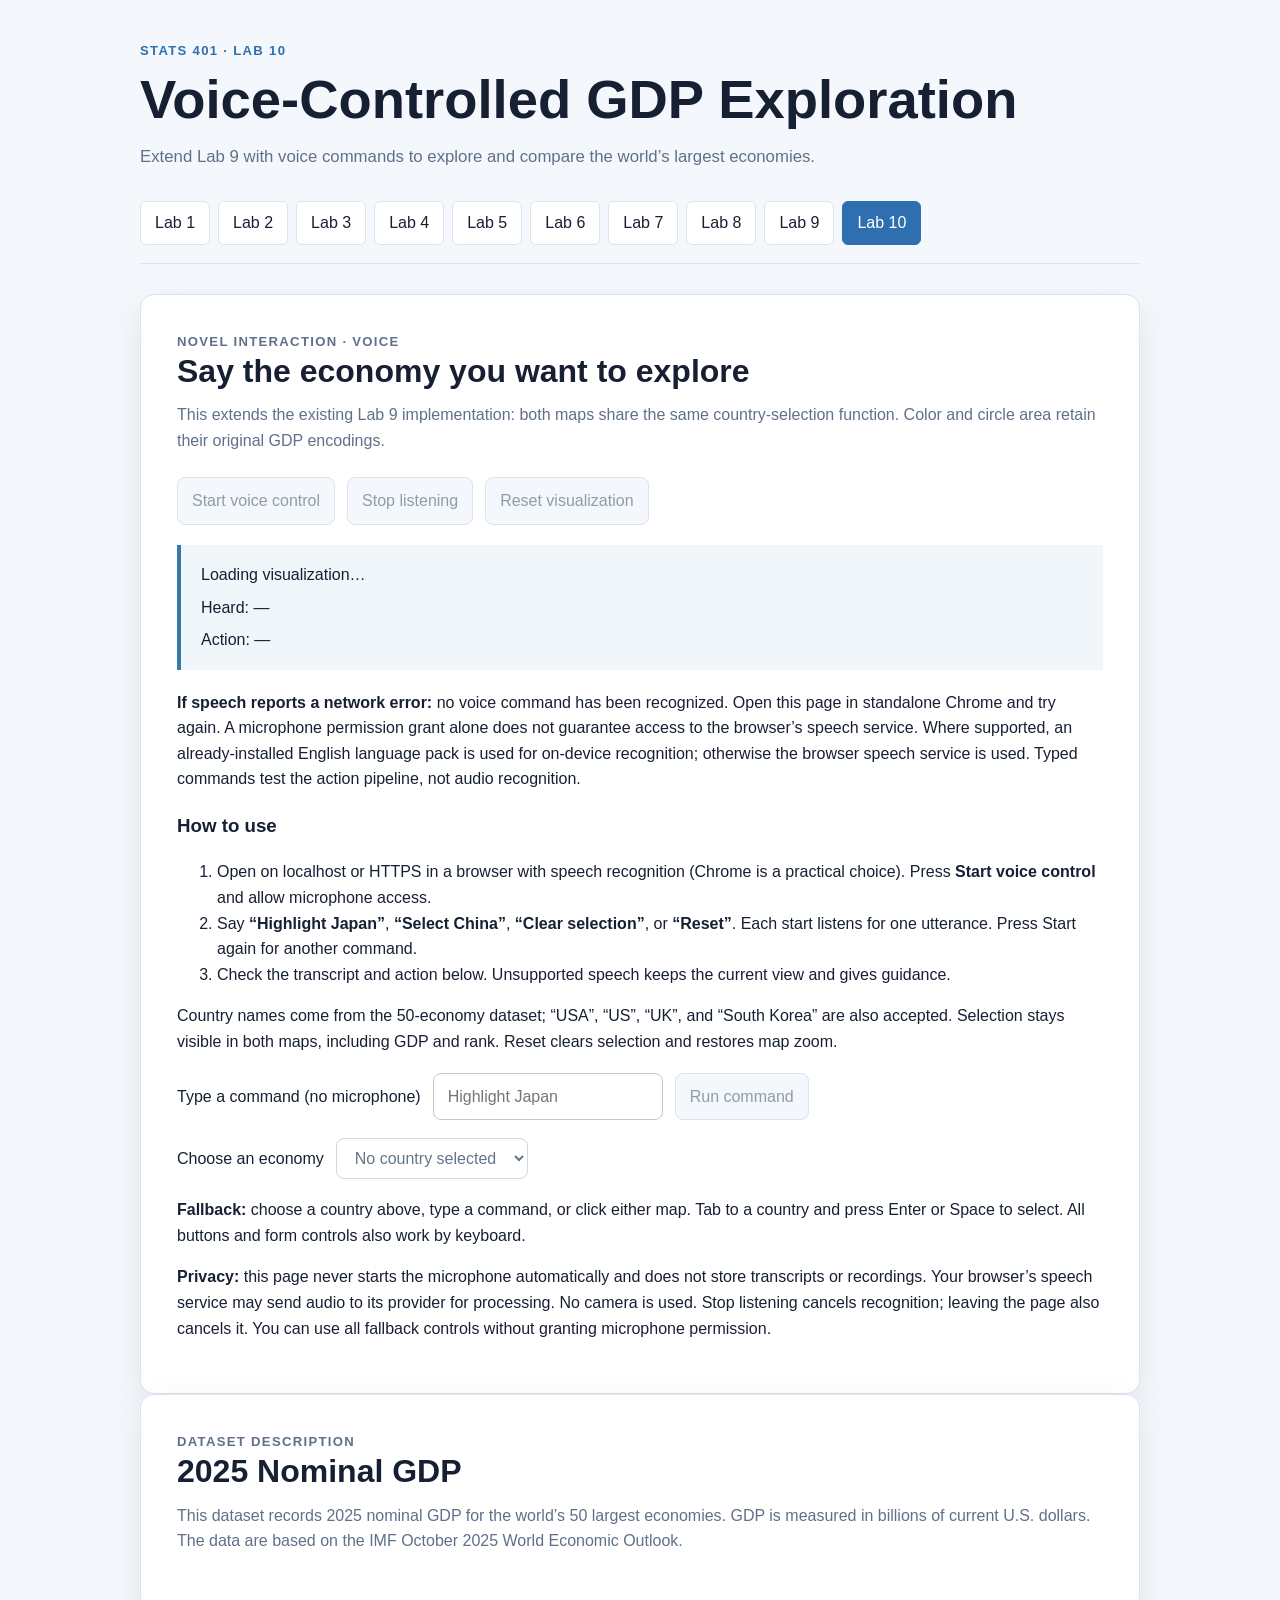
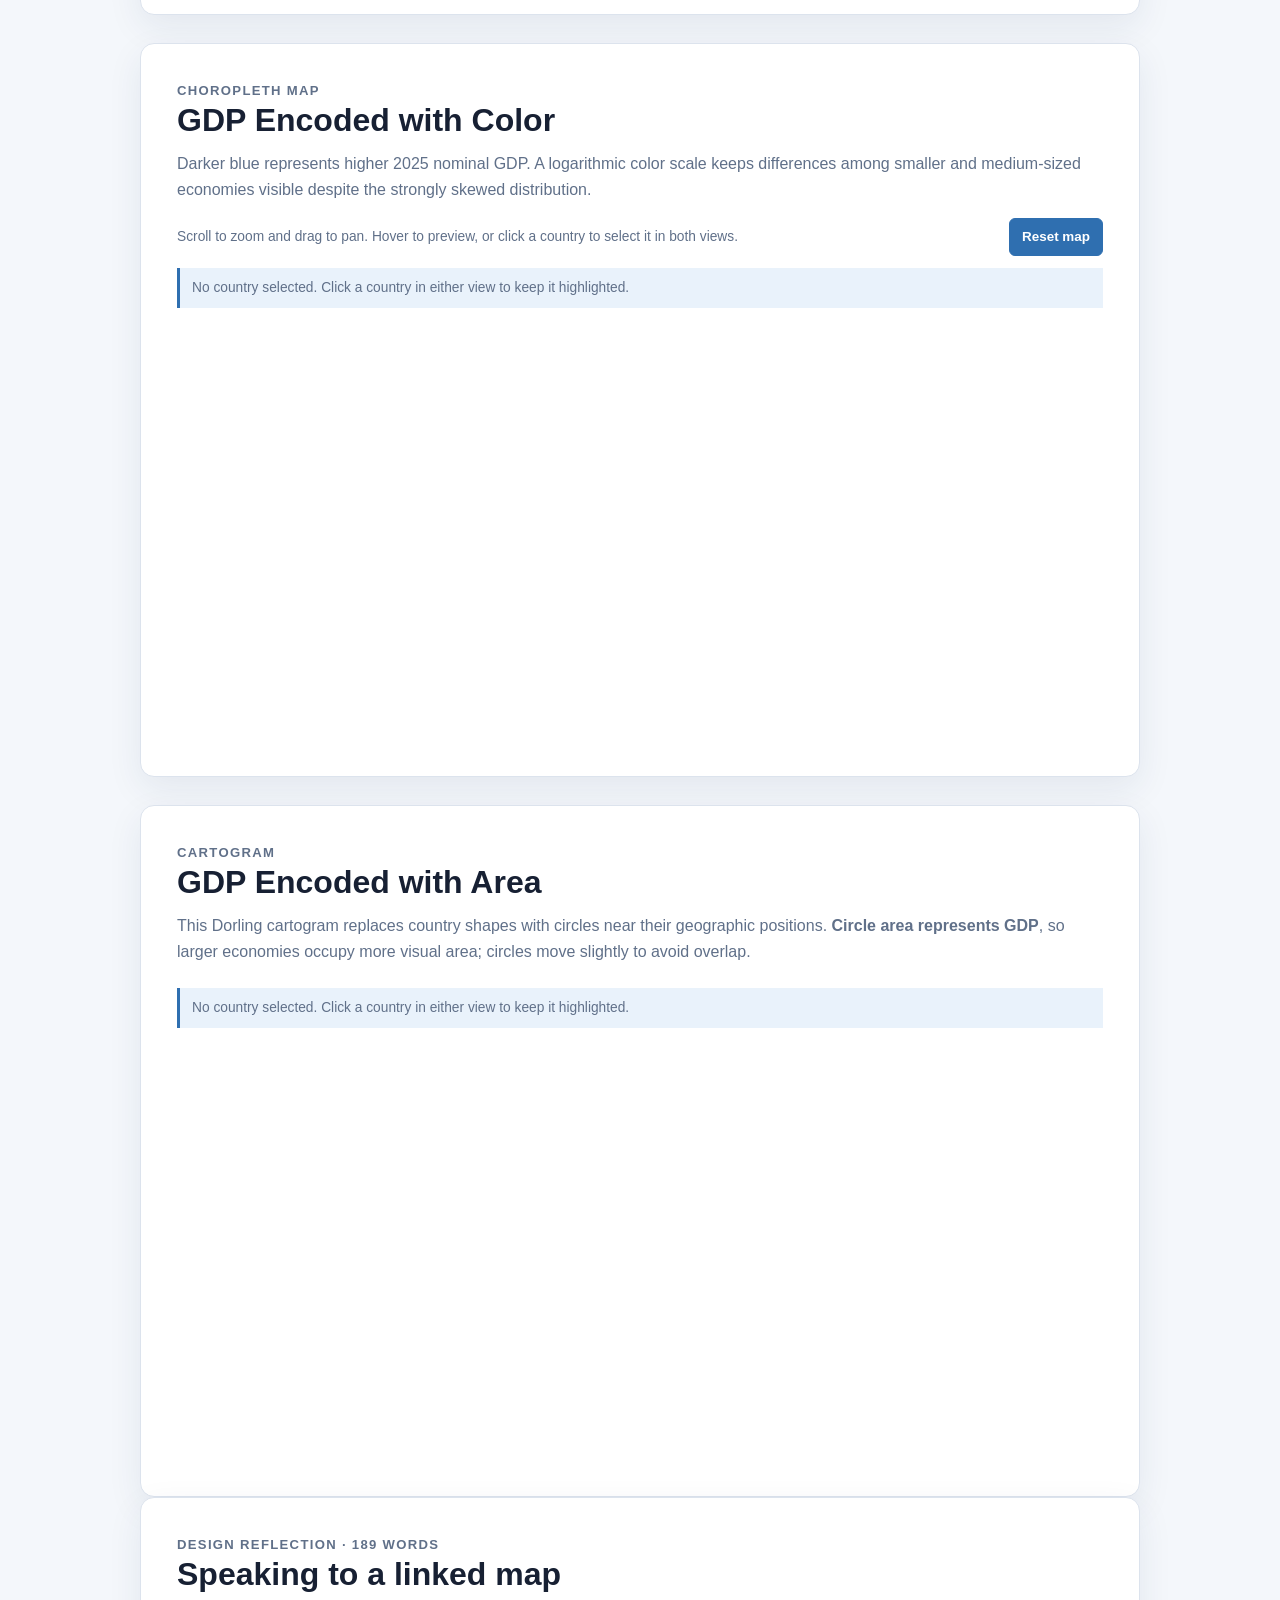
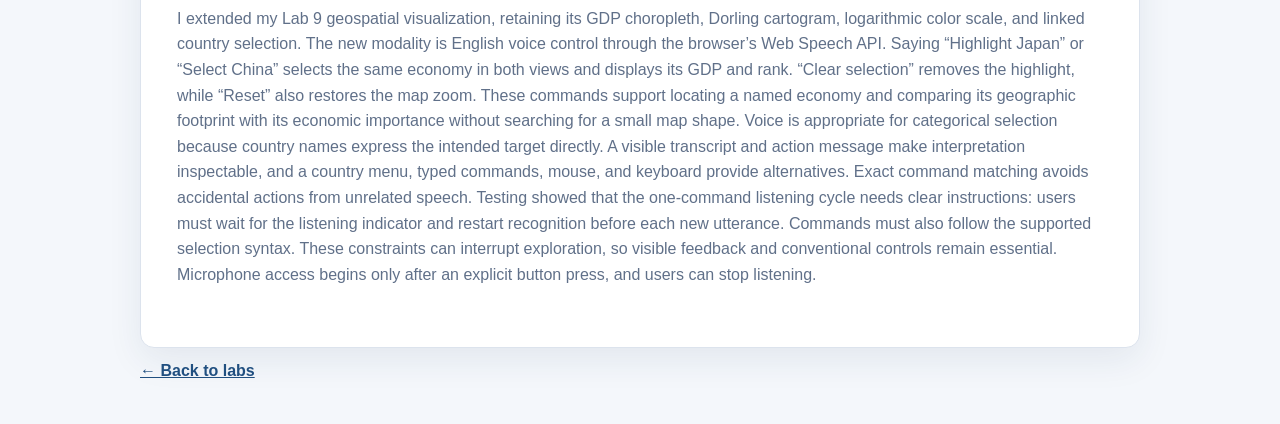
<file: lab10/index.html>
<!DOCTYPE html>
<html lang="en">
<head>
    <meta charset="UTF-8">
    <meta name="viewport" content="width=device-width, initial-scale=1.0">

    <title>Lab 10 - Voice-Controlled GDP Exploration</title>

    <link rel="stylesheet" href="../css/style.css?v=12">
    <script src="https://d3js.org/d3.v7.min.js"></script>
<link rel="stylesheet" href="lab10.css">
</head>

<body>
    <main class="page-shell">
        <header class="site-header">
            <p class="eyebrow">STATS 401 · Lab 10</p>
            <h1>Voice-Controlled GDP Exploration</h1>
            <p class="intro">
                Extend Lab 9 with voice commands to explore and compare the world’s largest economies.
            </p>
        </header>

        <nav class="lab-nav" aria-label="Course labs">
            <a href="../lab1/index.html">Lab 1</a>
            <a href="../lab2/index.html">Lab 2</a>
            <a href="../lab3/index.html">Lab 3</a>
            <a href="../lab4/index.html">Lab 4</a>
            <a href="../lab5/index.html">Lab 5</a>
            <a href="../lab6/index.html">Lab 6</a>
            <a href="../lab7/index.html">Lab 7</a>
            <a href="../lab8/index.html">Lab 8</a>
            <a href="../lab9/index.html">Lab 9</a>
            <a class="active" aria-current="page" href="index.html">Lab 10</a>
        </nav>


        <section class="chart-card" aria-labelledby="voice-title">
          <div class="chart-heading"><p class="lab-number">Novel Interaction · Voice</p><h2 id="voice-title">Say the economy you want to explore</h2>
          <p>This extends the existing Lab 9 implementation: both maps share the same country-selection function. Color and circle area retain their original GDP encodings.</p></div>
          <div class="voice-controls"><button id="voice-start" disabled>Start voice control</button><button id="voice-stop" disabled>Stop listening</button><button id="reset-all" disabled>Reset visualization</button></div>
          <div class="voice-feedback" role="status" aria-live="polite"><p id="voice-status">Loading visualization…</p><p id="voice-heard">Heard: —</p><p id="voice-action">Action: —</p></div>
          <p><strong>If speech reports a network error:</strong> no voice command has been recognized. Open this page in standalone Chrome and try again. A microphone permission grant alone does not guarantee access to the browser’s speech service. Where supported, an already-installed English language pack is used for on-device recognition; otherwise the browser speech service is used. Typed commands test the action pipeline, not audio recognition.</p><h3>How to use</h3><ol><li>Open on localhost or HTTPS in a browser with speech recognition (Chrome is a practical choice). Press <strong>Start voice control</strong> and allow microphone access.</li><li>Say <strong>“Highlight Japan”</strong>, <strong>“Select China”</strong>, <strong>“Clear selection”</strong>, or <strong>“Reset”</strong>. Each start listens for one utterance. Press Start again for another command.</li><li>Check the transcript and action below. Unsupported speech keeps the current view and gives guidance.</li></ol>
          <p>Country names come from the 50-economy dataset; “USA”, “US”, “UK”, and “South Korea” are also accepted. Selection stays visible in both maps, including GDP and rank. Reset clears selection and restores map zoom.</p>
          <form id="command-form" class="voice-controls"><label for="typed-command">Type a command (no microphone)</label><input id="typed-command" placeholder="Highlight Japan" required><button id="run-command" disabled>Run command</button></form>
          <div class="voice-controls"><label for="country-select">Choose an economy</label><select id="country-select" disabled><option value="">No country selected</option></select></div>
          <p><strong>Fallback:</strong> choose a country above, type a command, or click either map. Tab to a country and press Enter or Space to select. All buttons and form controls also work by keyboard.</p>
          <p><strong>Privacy:</strong> this page never starts the microphone automatically and does not store transcripts or recordings. Your browser’s speech service may send audio to its provider for processing. No camera is used. Stop listening cancels recognition; leaving the page also cancels it. You can use all fallback controls without granting microphone permission.</p>
        </section>
        <section class="chart-card" aria-labelledby="dataset-title">
            <div class="chart-heading">
                <p class="lab-number">Dataset Description</p>
                <h2 id="dataset-title">2025 Nominal GDP</h2>
                <p>
                    This dataset records 2025 nominal GDP for the world’s 50 largest
                    economies. GDP is measured in billions of current U.S. dollars.
                    The data are based on the IMF October 2025 World Economic Outlook.
                </p>
            </div>
        </section>

        <section class="chart-card assignment-card"
                 aria-labelledby="choropleth-title">
            <div class="chart-heading">
                <p class="lab-number">Choropleth Map</p>
                <h2 id="choropleth-title">GDP Encoded with Color</h2>
                <p>
                    Darker blue represents higher 2025 nominal GDP. A logarithmic
                    color scale keeps differences among smaller and medium-sized
                    economies visible despite the strongly skewed distribution.
                </p>
            </div>

            <div class="lab9-map-toolbar">
                <p>Scroll to zoom and drag to pan. Hover to preview, or click a country to select it in both views.</p>
                <button id="reset-map-zoom" type="button">Reset map</button>
            </div>
            <p class="lab9-selection-status" aria-live="polite">
                No country selected. Click a country in either view to keep it highlighted.
            </p>
            <div id="choropleth-map"></div>
            <div
                id="gdp-color-legend"
                aria-label="Logarithmic color legend for 2025 GDP"
            ></div>
        </section>

        <section class="chart-card assignment-card"
                 aria-labelledby="cartogram-title">
            <div class="chart-heading">
                <p class="lab-number">Cartogram</p>
                <h2 id="cartogram-title">GDP Encoded with Area</h2>
                <p>
                    This Dorling cartogram replaces country shapes with circles near
                    their geographic positions. <strong>Circle area represents GDP</strong>,
                    so larger economies occupy more visual area; circles move slightly
                    to avoid overlap.
                </p>
            </div>

            <p class="lab9-selection-status" aria-live="polite">
                No country selected. Click a country in either view to keep it highlighted.
            </p>
            <div id="cartogram-map"></div>
            <div
                id="cartogram-size-legend"
                aria-label="Circle area legend for 2025 GDP"
            ></div>
        </section>

        <section class="chart-card"><div class="chart-heading"><p class="lab-number">Design Reflection · 189 words</p><h2>Speaking to a linked map</h2><p>I extended my Lab 9 geospatial visualization, retaining its GDP choropleth, Dorling cartogram, logarithmic color scale, and linked country selection. The new modality is English voice control through the browser’s Web Speech API. Saying “Highlight Japan” or “Select China” selects the same economy in both views and displays its GDP and rank. “Clear selection” removes the highlight, while “Reset” also restores the map zoom. These commands support locating a named economy and comparing its geographic footprint with its economic importance without searching for a small map shape. Voice is appropriate for categorical selection because country names express the intended target directly. A visible transcript and action message make interpretation inspectable, and a country menu, typed commands, mouse, and keyboard provide alternatives. Exact command matching avoids accidental actions from unrelated speech. Testing showed that the one-command listening cycle needs clear instructions: users must wait for the listening indicator and restart recognition before each new utterance. Commands must also follow the supported selection syntax. These constraints can interrupt exploration, so visible feedback and conventional controls remain essential. Microphone access begins only after an explicit button press, and users can stop listening.</p></div></section>
        <a class="back-link" href="../index.html">← Back to labs</a>

        <div id="lab9-tooltip" class="tooltip"></div>
    </main>

    <script src="lab10.js"></script>
</body>
</html>
</file>
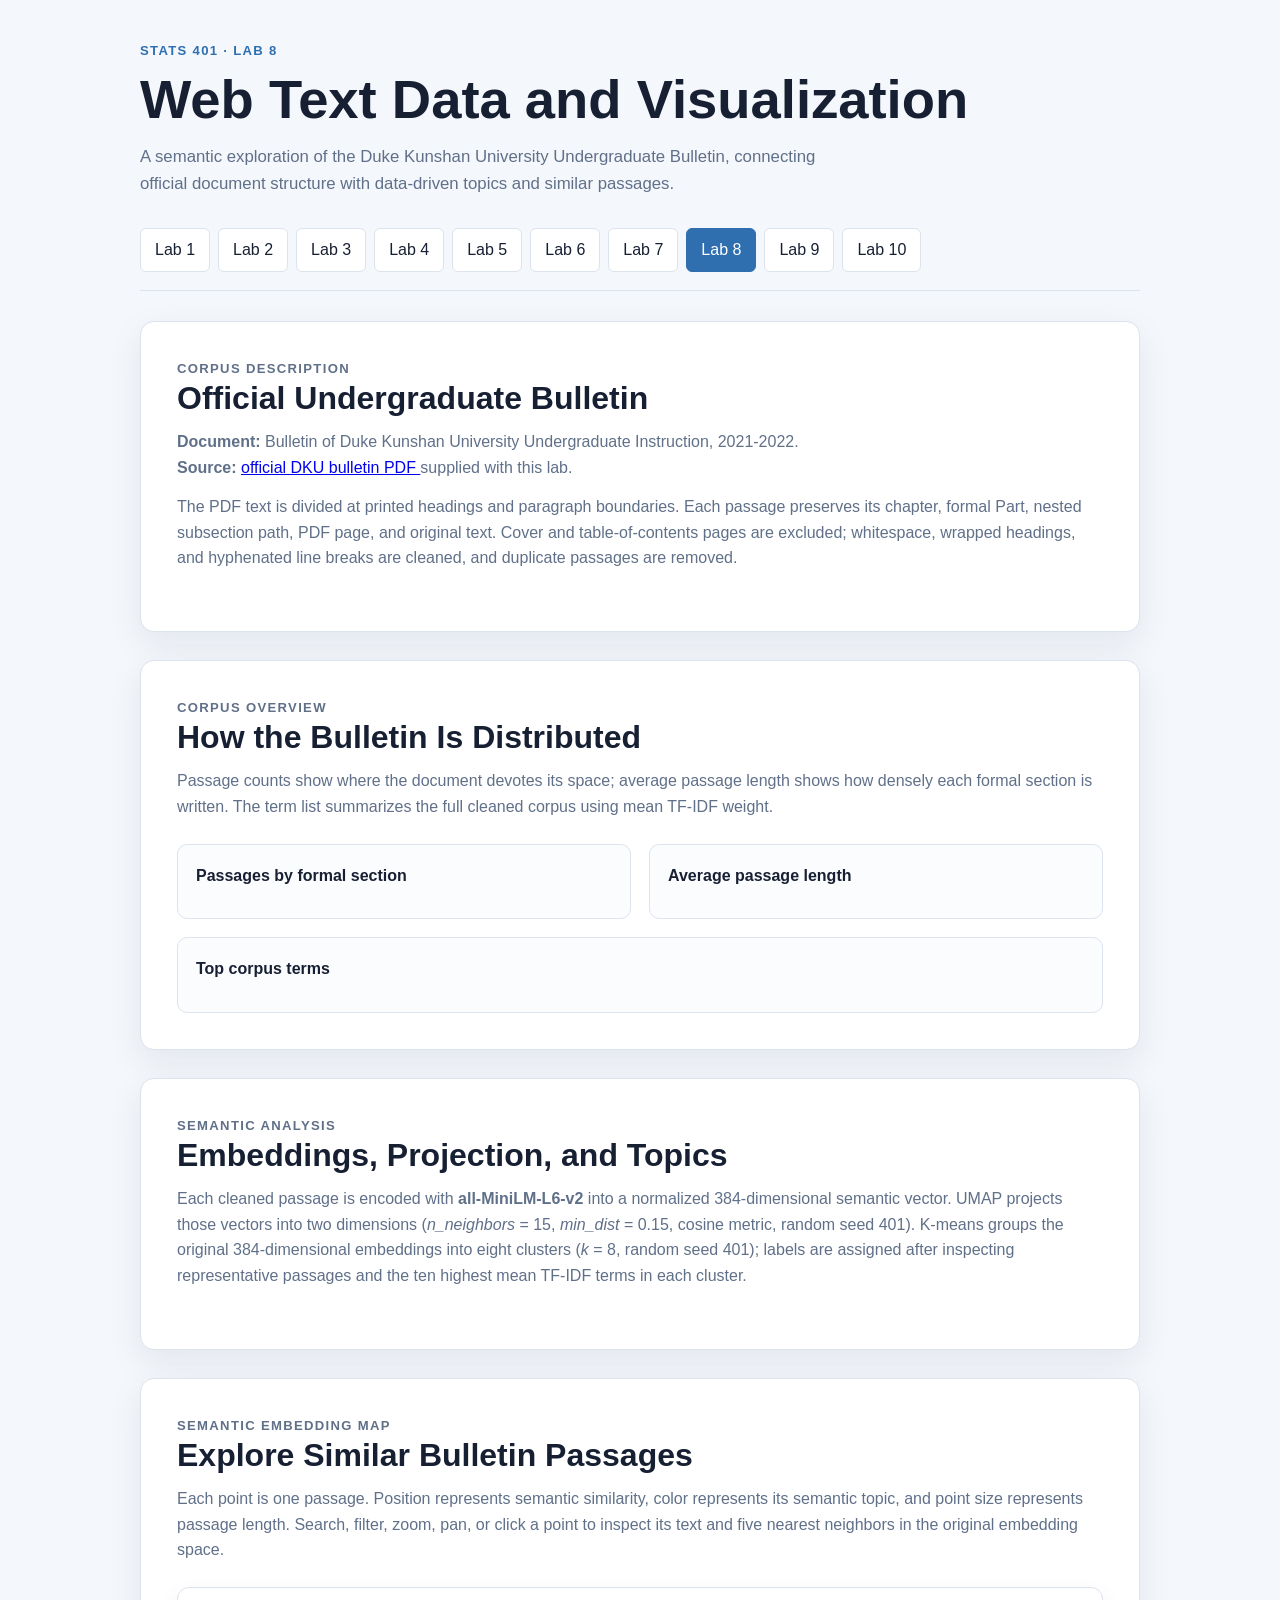
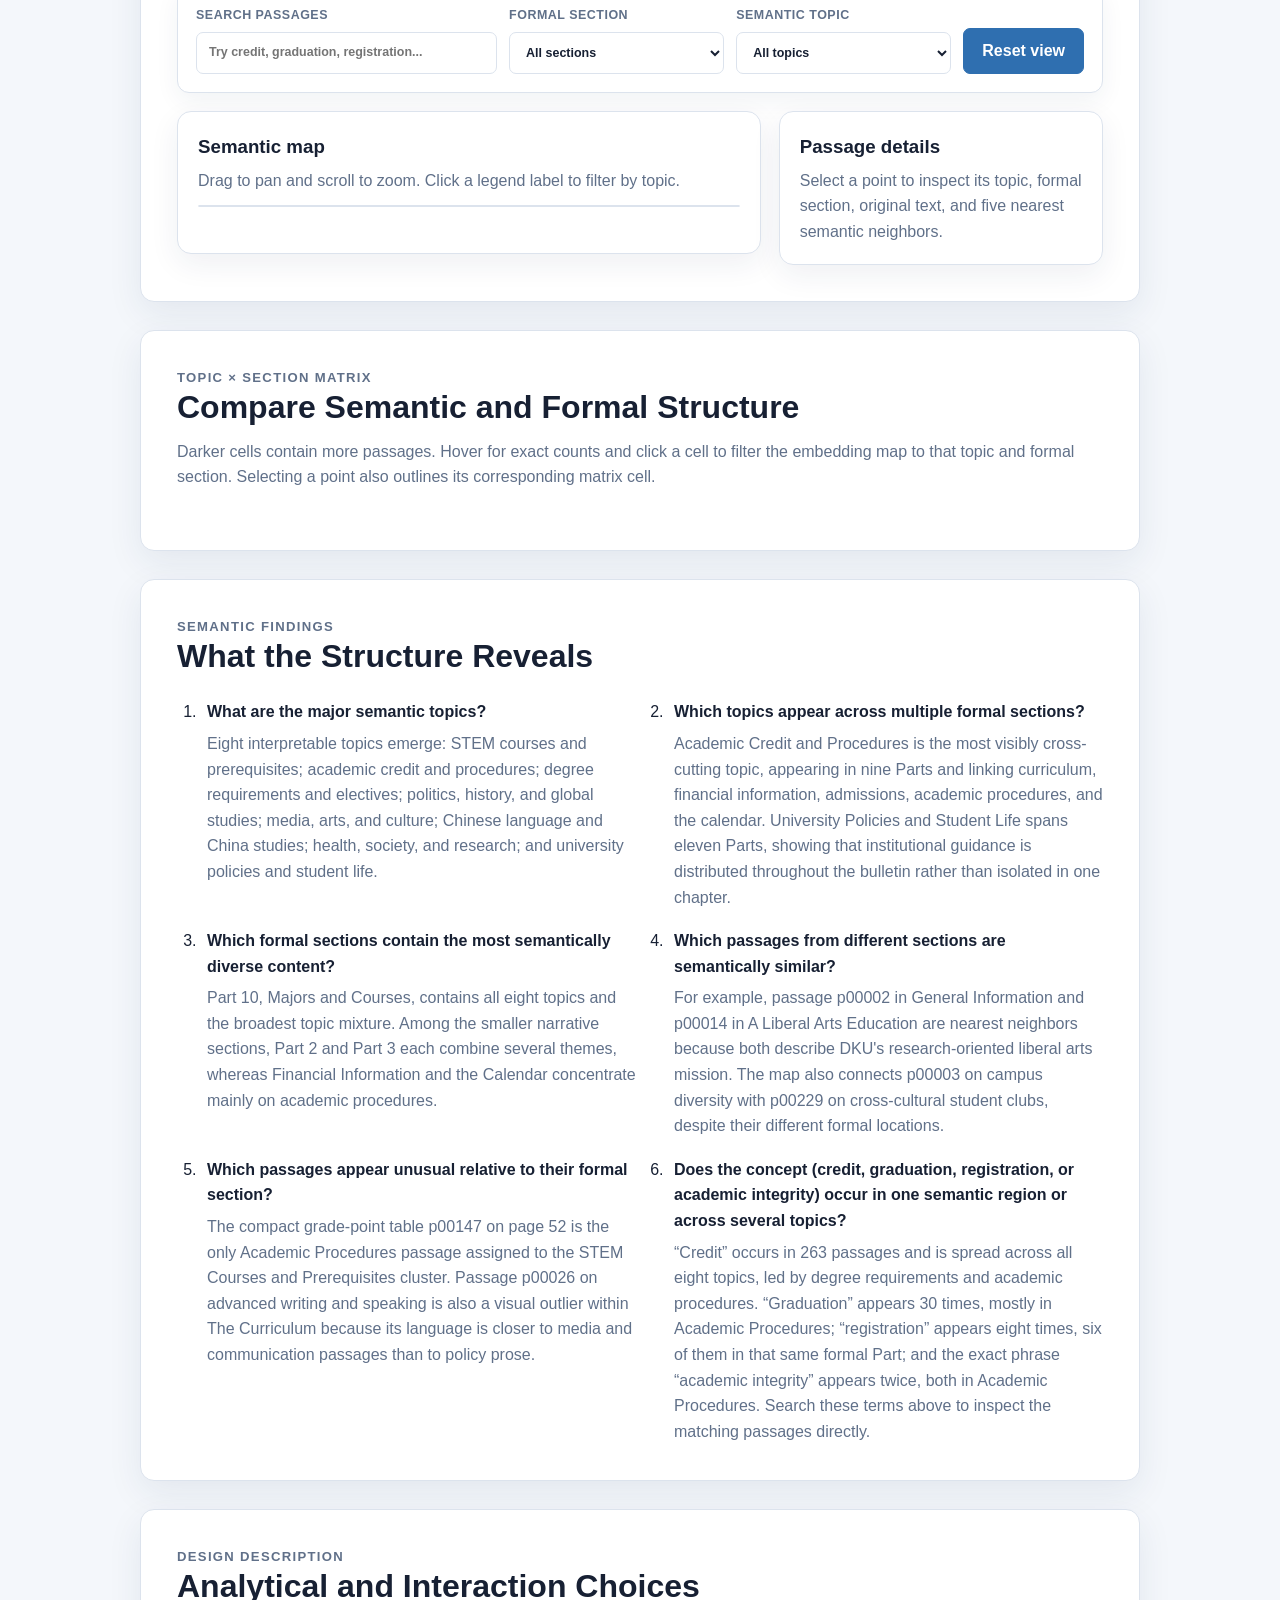
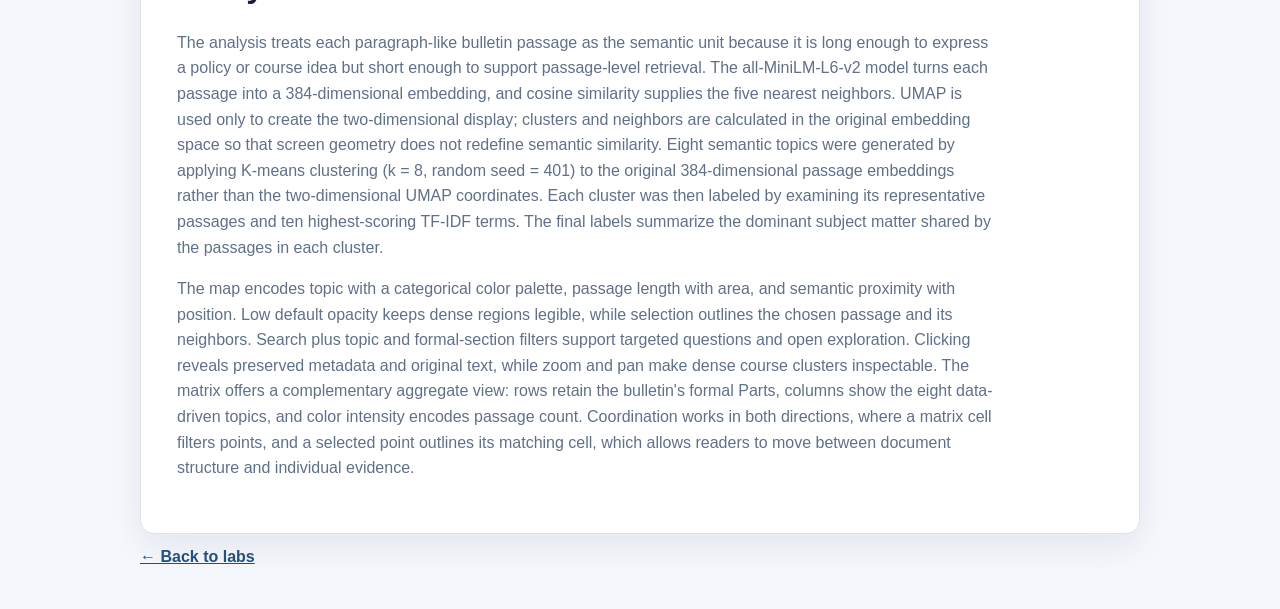
<file: lab8/index.html>
<!DOCTYPE html>
<html lang="en">
<head>
    <meta charset="UTF-8">
    <meta name="viewport" content="width=device-width, initial-scale=1.0">
    <title>Lab 8 - Web Text Data and Visualization</title>
    <link rel="stylesheet" href="../css/style.css?v=9">
    <script src="https://d3js.org/d3.v7.min.js"></script>
</head>
<body>
    <main class="page-shell">
        <header class="site-header">
            <p class="eyebrow">STATS 401 · Lab 8</p>
            <h1>Web Text Data and Visualization</h1>
            <p class="intro">
                A semantic exploration of the Duke Kunshan University
                Undergraduate Bulletin, connecting official document
                structure with data-driven topics and similar passages.
            </p>
        </header>

        <nav class="lab-nav" aria-label="Course labs">
            <a href="../lab1/index.html">Lab 1</a>
            <a href="../lab2/index.html">Lab 2</a>
            <a href="../lab3/index.html">Lab 3</a>
            <a href="../lab4/index.html">Lab 4</a>
            <a href="../lab5/index.html">Lab 5</a>
            <a href="../lab6/index.html">Lab 6</a>
            <a href="../lab7/index.html">Lab 7</a>
            <a class="active" aria-current="page" href="index.html">Lab 8</a>
            <a href="../lab9/index.html">Lab 9</a>
            <a href="../lab10/index.html">Lab 10</a>
        </nav>

        <section class="chart-card" aria-labelledby="corpus-title">
            <div class="chart-heading">
                <p class="lab-number">Corpus Description</p>
                <h2 id="corpus-title">Official Undergraduate Bulletin</h2>
                <p>
                    <strong>Document:</strong> Bulletin of Duke Kunshan
                    University Undergraduate Instruction, 2021-2022.
                </p>
                <p>
                    <strong>Source:</strong>
                    <a href="https://dku-web-admissions.s3.cn-north-1.amazonaws.com.cn/dkumain/files/V2021-22_DKU_UG_Bulletin.pdf">
                        official DKU bulletin PDF
                    </a>
                    supplied with this lab.
                </p>
                <p class="lab8-method-note">
                    The PDF text is divided at printed headings and paragraph
                    boundaries. Each passage preserves its chapter, formal
                    Part, nested subsection path, PDF page, and original text.
                    Cover and table-of-contents pages are excluded; whitespace,
                    wrapped headings, and hyphenated line breaks are cleaned,
                    and duplicate passages are removed.
                </p>
            </div>
            <div id="lab8-corpus-stats" class="lab8-stat-grid" aria-label="Corpus summary"></div>
        </section>

        <section class="chart-card assignment-card" aria-labelledby="overview-title">
            <div class="chart-heading">
                <p class="lab-number">Corpus Overview</p>
                <h2 id="overview-title">How the Bulletin Is Distributed</h2>
                <p>
                    Passage counts show where the document devotes its space;
                    average passage length shows how densely each formal
                    section is written. The term list summarizes the full
                    cleaned corpus using mean TF-IDF weight.
                </p>
            </div>
            <div class="lab8-overview-grid">
                <article class="lab8-summary-panel">
                    <h3>Passages by formal section</h3>
                    <div id="section-count-chart" class="lab8-summary-chart"
                        role="img" aria-label="Bar chart of passage counts by formal bulletin section"></div>
                </article>
                <article class="lab8-summary-panel">
                    <h3>Average passage length</h3>
                    <div id="section-length-chart" class="lab8-summary-chart"
                        role="img" aria-label="Bar chart of average words per passage by formal bulletin section"></div>
                </article>
            </div>
            <div class="lab8-term-panel">
                <h3>Top corpus terms</h3>
                <div id="lab8-top-terms" class="lab8-term-list" aria-label="Top TF-IDF corpus terms"></div>
            </div>
        </section>

        <section class="chart-card assignment-card" aria-labelledby="analysis-title">
            <div class="chart-heading">
                <p class="lab-number">Semantic Analysis</p>
                <h2 id="analysis-title">Embeddings, Projection, and Topics</h2>
                <p>
                    Each cleaned passage is encoded with
                    <strong>all-MiniLM-L6-v2</strong> into a normalized
                    384-dimensional semantic vector. UMAP projects those
                    vectors into two dimensions (<em>n_neighbors</em> = 15,
                    <em>min_dist</em> = 0.15, cosine metric, random seed 401).
                    K-means groups the original 384-dimensional embeddings into
                    eight clusters (<em>k</em> = 8, random seed 401); labels are
                    assigned after inspecting representative passages and the
                    ten highest mean TF-IDF terms in each cluster.
                </p>
            </div>
            <div id="lab8-cluster-summary" class="lab8-cluster-grid"
                aria-label="Semantic cluster summaries"></div>
        </section>

        <section class="chart-card assignment-card" aria-labelledby="map-title">
            <div class="chart-heading">
                <p class="lab-number">Semantic Embedding Map</p>
                <h2 id="map-title">Explore Similar Bulletin Passages</h2>
                <p>
                    Each point is one passage. Position represents semantic
                    similarity, color represents its semantic topic, and point
                    size represents passage length. Search, filter, zoom, pan,
                    or click a point to inspect its text and five nearest
                    neighbors in the original embedding space.
                </p>
            </div>
            <div class="lab8-controls" aria-label="Semantic map controls">
                <label>
                    Search passages
                    <input type="search" id="lab8-search"
                        placeholder="Try credit, graduation, registration...">
                </label>
                <label>
                    Formal section
                    <select id="lab8-section-filter">
                        <option value="all">All sections</option>
                    </select>
                </label>
                <label>
                    Semantic topic
                    <select id="lab8-topic-filter">
                        <option value="all">All topics</option>
                    </select>
                </label>
                <button type="button" id="lab8-reset">Reset view</button>
            </div>
            <p id="lab8-status" class="lab8-status" aria-live="polite"></p>

            <div class="lab8-layout">
                <section class="lab8-card">
                    <div class="lab8-card-heading">
                        <div>
                            <h3>Semantic map</h3>
                            <p>Drag to pan and scroll to zoom. Click a legend label to filter by topic.</p>
                        </div>
                    </div>
                    <div id="semantic-map"></div>
                    <div class="lab8-map-legends">
                        <div id="lab8-legend" class="lab8-legend"></div>
                        <div id="lab8-size-legend" class="lab8-size-legend"
                            aria-label="Point size legend"></div>
                    </div>
                </section>
                <aside id="lab8-detail-panel" class="lab8-card lab8-detail-panel">
                    <h3>Passage details</h3>
                    <p class="lab8-empty-state">
                        Select a point to inspect its topic, formal section,
                        original text, and five nearest semantic neighbors.
                    </p>
                </aside>
            </div>
        </section>

        <section class="chart-card assignment-card" aria-labelledby="matrix-title">
            <div class="chart-heading">
                <p class="lab-number">Topic × Section Matrix</p>
                <h2 id="matrix-title">Compare Semantic and Formal Structure</h2>
                <p>
                    Darker cells contain more passages. Hover for exact counts
                    and click a cell to filter the embedding map to that topic
                    and formal section. Selecting a point also outlines its
                    corresponding matrix cell.
                </p>
            </div>
            <div id="topic-section-matrix"></div>
        </section>

        <section class="chart-card assignment-card" aria-labelledby="findings-title">
            <div class="chart-heading">
                <p class="lab-number">Semantic Findings</p>
                <h2 id="findings-title">What the Structure Reveals</h2>
            </div>
            <ol class="lab8-findings">
                <li>
                    <h3>What are the major semantic topics?</h3>
                    <p>
                        Eight interpretable topics emerge: STEM courses and
                        prerequisites; academic credit and procedures; degree
                        requirements and electives; politics, history, and
                        global studies; media, arts, and culture; Chinese
                        language and China studies; health, society, and
                        research; and university policies and student life.
                    </p>
                </li>
                <li>
                    <h3>Which topics appear across multiple formal sections?</h3>
                    <p>
                        Academic Credit and Procedures is the most visibly
                        cross-cutting topic, appearing in nine Parts and linking
                        curriculum, financial information, admissions, academic
                        procedures, and the calendar. University Policies and
                        Student Life spans eleven Parts, showing that
                        institutional guidance is distributed throughout the
                        bulletin rather than isolated in one chapter.
                    </p>
                </li>
                <li>
                    <h3>Which formal sections contain the most semantically diverse content?</h3>
                    <p>
                        Part 10, Majors and Courses, contains all eight topics
                        and the broadest topic mixture. Among the smaller
                        narrative sections, Part 2 and Part 3 each combine
                        several themes, whereas Financial Information and the
                        Calendar concentrate mainly on academic procedures.
                    </p>
                </li>
                <li>
                    <h3>Which passages from different sections are semantically similar?</h3>
                    <p>
                        For example, passage p00002 in General Information and p00014
                        in A Liberal Arts Education are nearest neighbors
                        because both describe DKU's research-oriented liberal
                        arts mission. The map also connects p00003 on campus
                        diversity with p00229 on cross-cultural student clubs,
                        despite their different formal locations.
                    </p>
                </li>
                <li>
                    <h3>Which passages appear unusual relative to their formal section?</h3>
                    <p>
                        The compact grade-point table p00147 on page 52 is the
                        only Academic Procedures passage assigned to the STEM
                        Courses and Prerequisites cluster. Passage p00026 on
                        advanced writing and speaking is also a visual outlier
                        within The Curriculum because its language is closer to
                        media and communication passages than to policy prose.
                    </p>
                </li>
                <li>
                    <h3>Does the concept (credit, graduation, registration, or academic integrity) occur in one semantic region or across several topics?</h3>
                    <p>
                        “Credit” occurs in 263 passages and is spread across all
                        eight topics, led by degree requirements and academic
                        procedures. “Graduation” appears 30 times, mostly in
                        Academic Procedures; “registration” appears eight
                        times, six of them in that same formal Part; and the
                        exact phrase “academic integrity” appears twice, both
                        in Academic Procedures. Search these terms above to
                        inspect the matching passages directly.
                    </p>
                </li>
            </ol>
        </section>

        <section class="chart-card assignment-card" aria-labelledby="design-title">
            <div class="chart-heading">
                <p class="lab-number">Design Description</p>
                <h2 id="design-title">Analytical and Interaction Choices</h2>
            </div>
            <div class="analysis-text">
                <p>
                    The analysis treats each paragraph-like bulletin passage as
                    the semantic unit because it is long enough to express a
                    policy or course idea but short enough to support
                    passage-level retrieval. The all-MiniLM-L6-v2 model turns
                    each passage into a 384-dimensional embedding, and cosine
                    similarity supplies the five nearest neighbors. UMAP is
                    used only to create the two-dimensional display; clusters
                    and neighbors are calculated in the original embedding
                    space so that screen geometry does not redefine semantic
                    similarity.
                    Eight semantic topics were generated by applying K-means 
                    clustering (k = 8, random seed = 401) to the original 
                    384-dimensional passage embeddings rather than the 
                    two-dimensional UMAP coordinates. Each cluster was then labeled 
                    by examining its representative passages and ten highest-scoring
                    TF-IDF terms. The final labels summarize the dominant subject 
                    matter shared by the passages in each cluster.
                </p>
                <p>
                    The map encodes topic with a categorical color palette,
                    passage length with area, and semantic proximity with
                    position. Low default opacity keeps dense regions legible,
                    while selection outlines the chosen passage and its
                    neighbors. Search plus topic and formal-section filters
                    support targeted questions and open exploration. Clicking
                    reveals preserved metadata and original text, while zoom
                    and pan make dense course clusters inspectable. The matrix
                    offers a complementary aggregate view: rows retain the
                    bulletin's formal Parts, columns show the eight data-driven
                    topics, and color intensity encodes passage count.
                    Coordination works in both directions, where a matrix cell filters
                    points, and a selected point outlines its matching cell, which allows
                    readers to move between document structure and individual
                    evidence.
                </p>
            </div>
        </section>

        <a class="back-link" href="../index.html">← Back to labs</a>
        <div id="lab8-tooltip"></div>
    </main>
    <script src="lab8.js?v=9"></script>
</body>
</html>
</file>
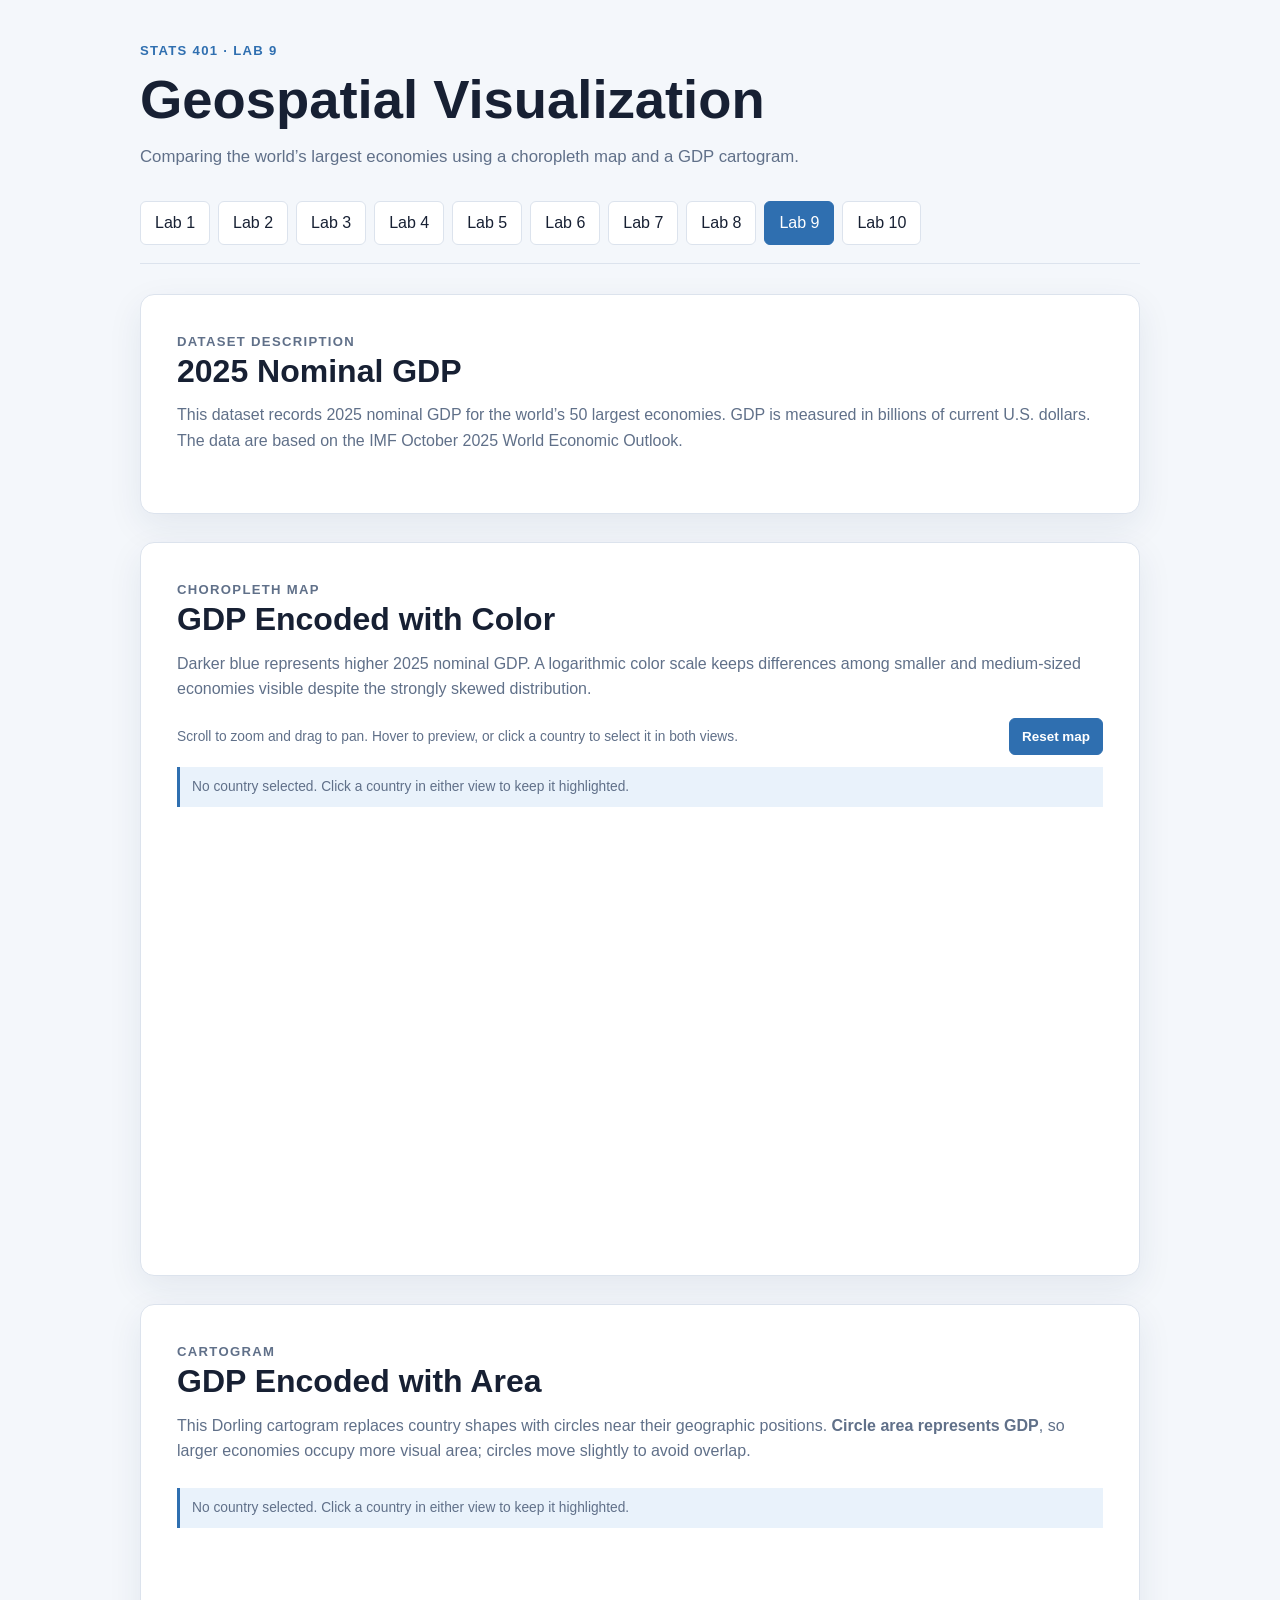
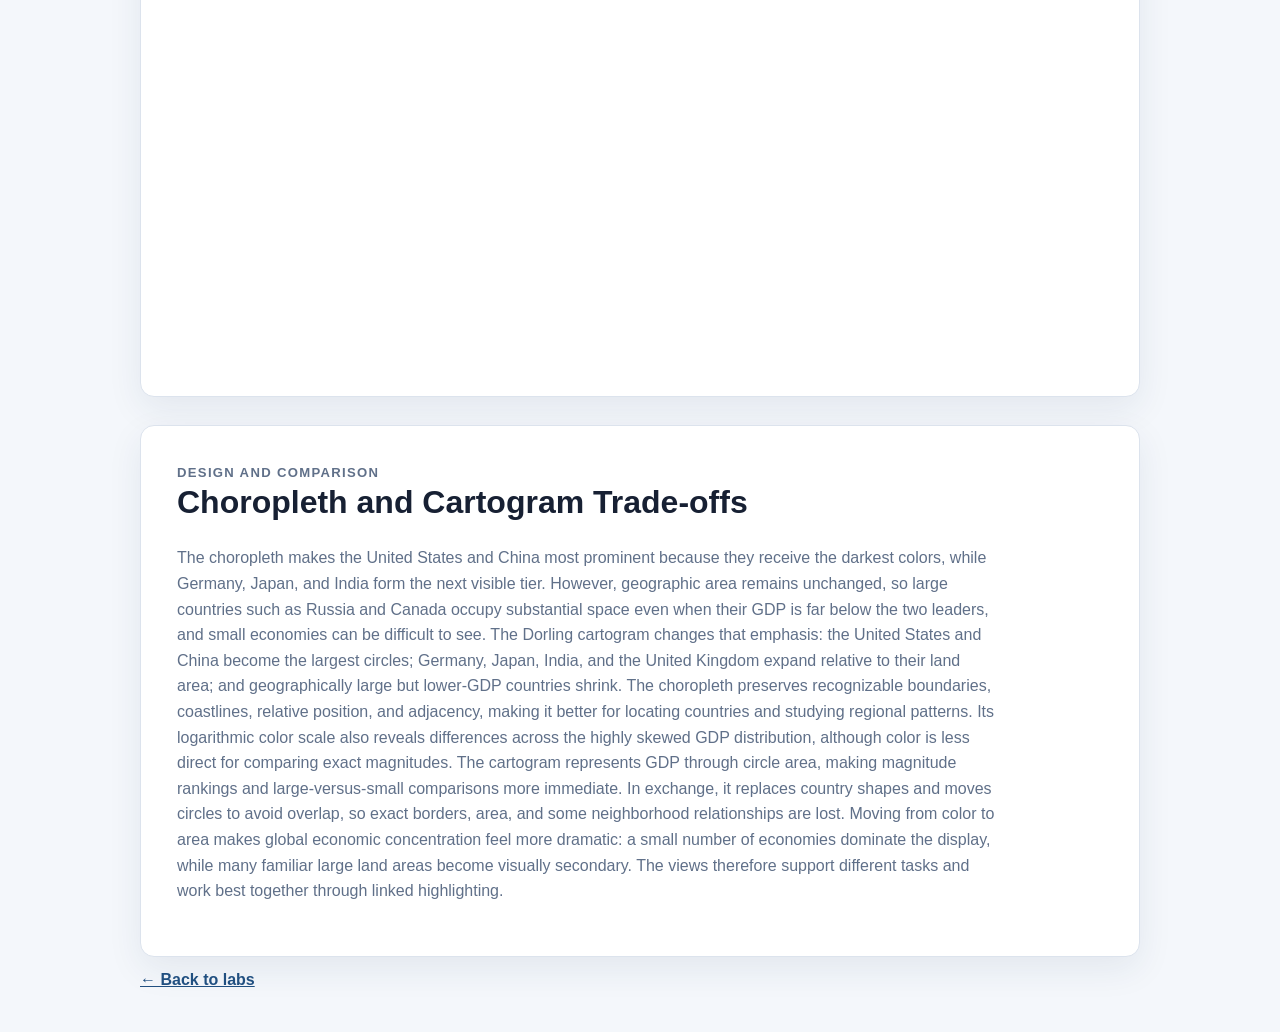
<file: lab9/index.html>
<!DOCTYPE html>
<html lang="en">
<head>
    <meta charset="UTF-8">
    <meta name="viewport" content="width=device-width, initial-scale=1.0">

    <title>Lab 9 - Geospatial Visualization</title>

    <link rel="stylesheet" href="../css/style.css?v=12">
    <script src="https://d3js.org/d3.v7.min.js"></script>
</head>

<body>
    <main class="page-shell">
        <header class="site-header">
            <p class="eyebrow">STATS 401 · Lab 9</p>
            <h1>Geospatial Visualization</h1>
            <p class="intro">
                Comparing the world’s largest economies using a choropleth
                map and a GDP cartogram.
            </p>
        </header>

        <nav class="lab-nav" aria-label="Course labs">
            <a href="../lab1/index.html">Lab 1</a>
            <a href="../lab2/index.html">Lab 2</a>
            <a href="../lab3/index.html">Lab 3</a>
            <a href="../lab4/index.html">Lab 4</a>
            <a href="../lab5/index.html">Lab 5</a>
            <a href="../lab6/index.html">Lab 6</a>
            <a href="../lab7/index.html">Lab 7</a>
            <a href="../lab8/index.html">Lab 8</a>
            <a class="active" aria-current="page" href="index.html">Lab 9</a>
            <a href="../lab10/index.html">Lab 10</a>
        </nav>

        <section class="chart-card" aria-labelledby="dataset-title">
            <div class="chart-heading">
                <p class="lab-number">Dataset Description</p>
                <h2 id="dataset-title">2025 Nominal GDP</h2>
                <p>
                    This dataset records 2025 nominal GDP for the world’s 50 largest
                    economies. GDP is measured in billions of current U.S. dollars.
                    The data are based on the IMF October 2025 World Economic Outlook.
                </p>
            </div>
        </section>

        <section class="chart-card assignment-card"
                 aria-labelledby="choropleth-title">
            <div class="chart-heading">
                <p class="lab-number">Choropleth Map</p>
                <h2 id="choropleth-title">GDP Encoded with Color</h2>
                <p>
                    Darker blue represents higher 2025 nominal GDP. A logarithmic
                    color scale keeps differences among smaller and medium-sized
                    economies visible despite the strongly skewed distribution.
                </p>
            </div>

            <div class="lab9-map-toolbar">
                <p>Scroll to zoom and drag to pan. Hover to preview, or click a country to select it in both views.</p>
                <button id="reset-map-zoom" type="button">Reset map</button>
            </div>
            <p class="lab9-selection-status" aria-live="polite">
                No country selected. Click a country in either view to keep it highlighted.
            </p>
            <div id="choropleth-map"></div>
            <div
                id="gdp-color-legend"
                aria-label="Logarithmic color legend for 2025 GDP"
            ></div>
        </section>

        <section class="chart-card assignment-card"
                 aria-labelledby="cartogram-title">
            <div class="chart-heading">
                <p class="lab-number">Cartogram</p>
                <h2 id="cartogram-title">GDP Encoded with Area</h2>
                <p>
                    This Dorling cartogram replaces country shapes with circles near
                    their geographic positions. <strong>Circle area represents GDP</strong>,
                    so larger economies occupy more visual area; circles move slightly
                    to avoid overlap.
                </p>
            </div>

            <p class="lab9-selection-status" aria-live="polite">
                No country selected. Click a country in either view to keep it highlighted.
            </p>
            <div id="cartogram-map"></div>
            <div
                id="cartogram-size-legend"
                aria-label="Circle area legend for 2025 GDP"
            ></div>
        </section>

        <section class="chart-card assignment-card"
                 aria-labelledby="comparison-title">
            <div class="chart-heading">
                <p class="lab-number">Design and Comparison</p>
                <h2 id="comparison-title">
                    Choropleth and Cartogram Trade-offs
                </h2>
            </div>

            <div class="analysis-text">
                <p>
                    The choropleth makes the United States and China most prominent
                    because they receive the darkest colors, while Germany, Japan,
                    and India form the next visible tier. However, geographic area
                    remains unchanged, so large countries such as Russia and Canada
                    occupy substantial space even when their GDP is far below the two
                    leaders, and small economies can be difficult to see. The Dorling
                    cartogram changes that emphasis: the United States and China become
                    the largest circles; Germany, Japan, India, and the United Kingdom
                    expand relative to their land area; and geographically large but
                    lower-GDP countries shrink. The choropleth preserves recognizable
                    boundaries, coastlines, relative position, and adjacency, making it
                    better for locating countries and studying regional patterns. Its
                    logarithmic color scale also reveals differences across the highly
                    skewed GDP distribution, although color is less direct for comparing
                    exact magnitudes. The cartogram represents GDP through circle area,
                    making magnitude rankings and large-versus-small comparisons more
                    immediate. In exchange, it replaces country shapes and moves circles
                    to avoid overlap, so exact borders, area, and some neighborhood
                    relationships are lost. Moving from color to area makes global
                    economic concentration feel more dramatic: a small number of
                    economies dominate the display, while many familiar large land areas
                    become visually secondary. The views therefore support different
                    tasks and work best together through linked highlighting.
                </p>
            </div>
        </section>

        <a class="back-link" href="../index.html">← Back to labs</a>

        <div id="lab9-tooltip" class="tooltip"></div>
    </main>

    <script src="lab9.js?v=3"></script>
</body>
</html>
</file>
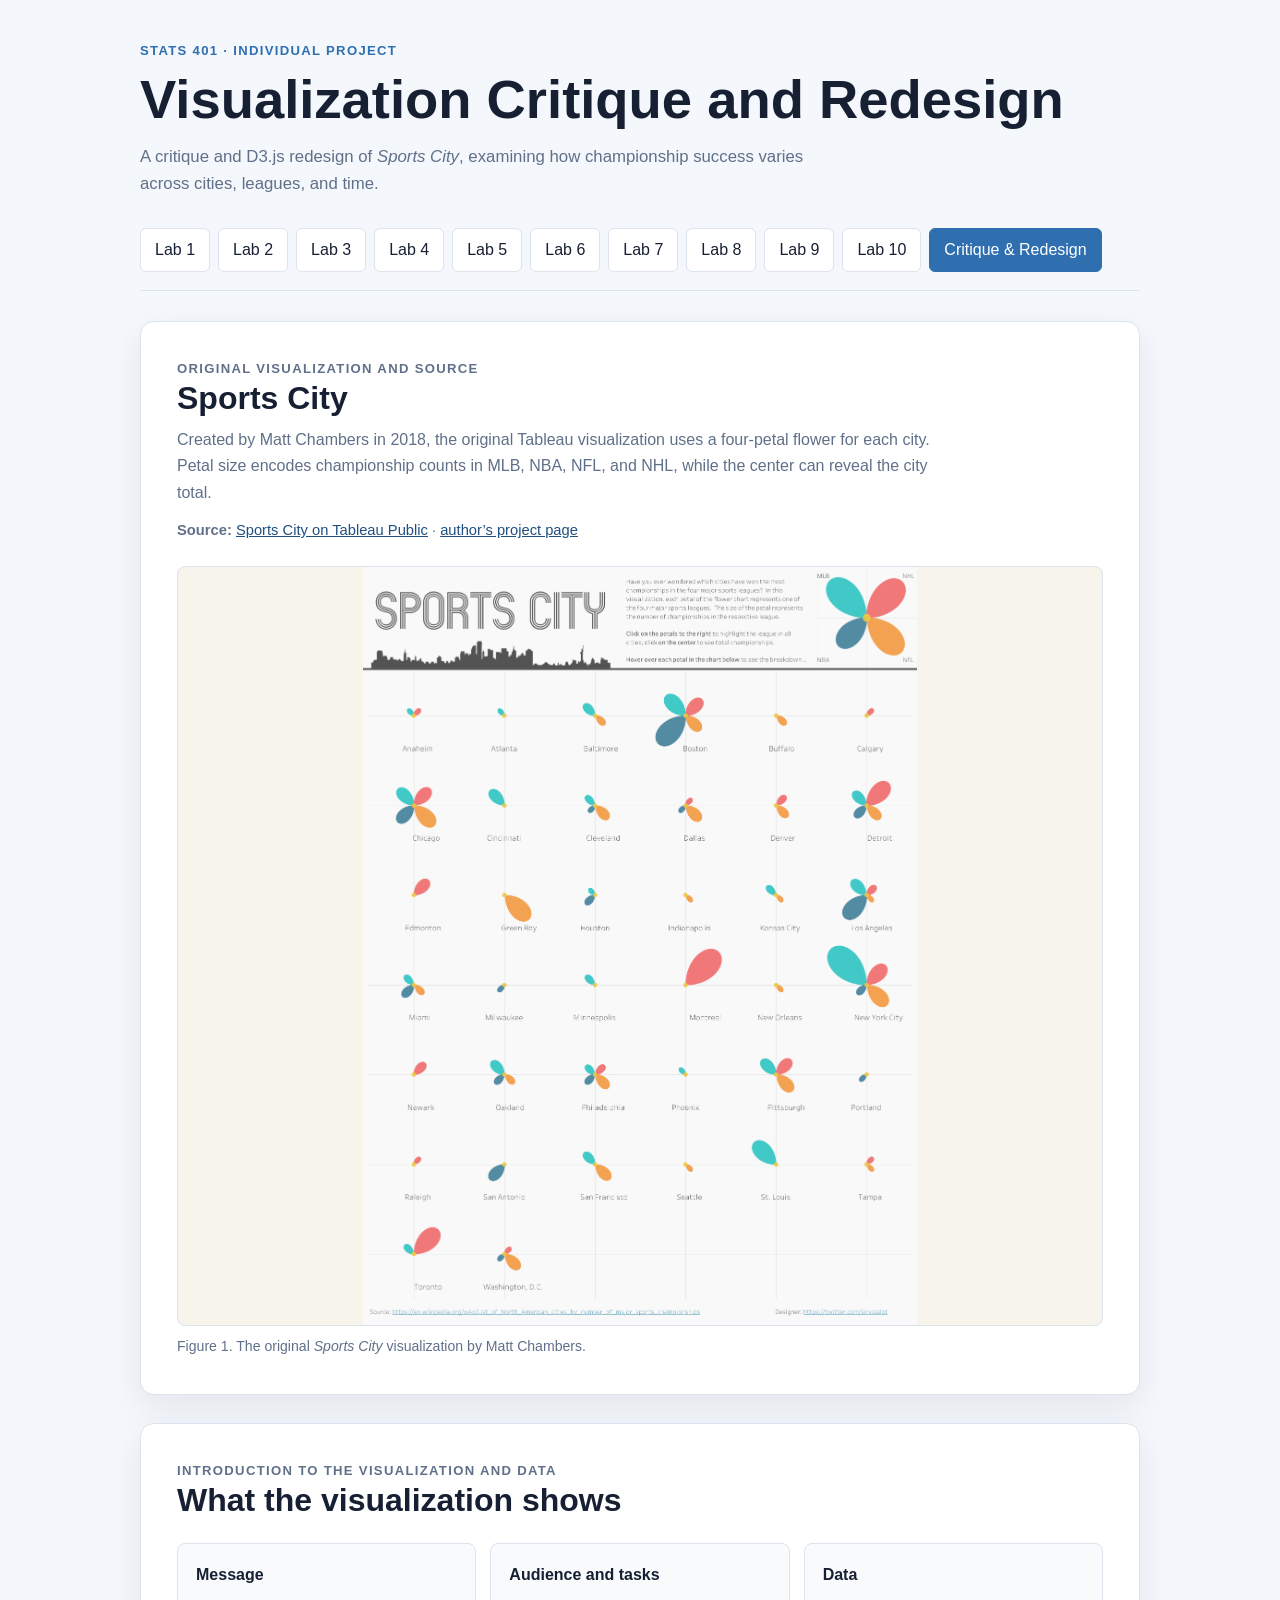
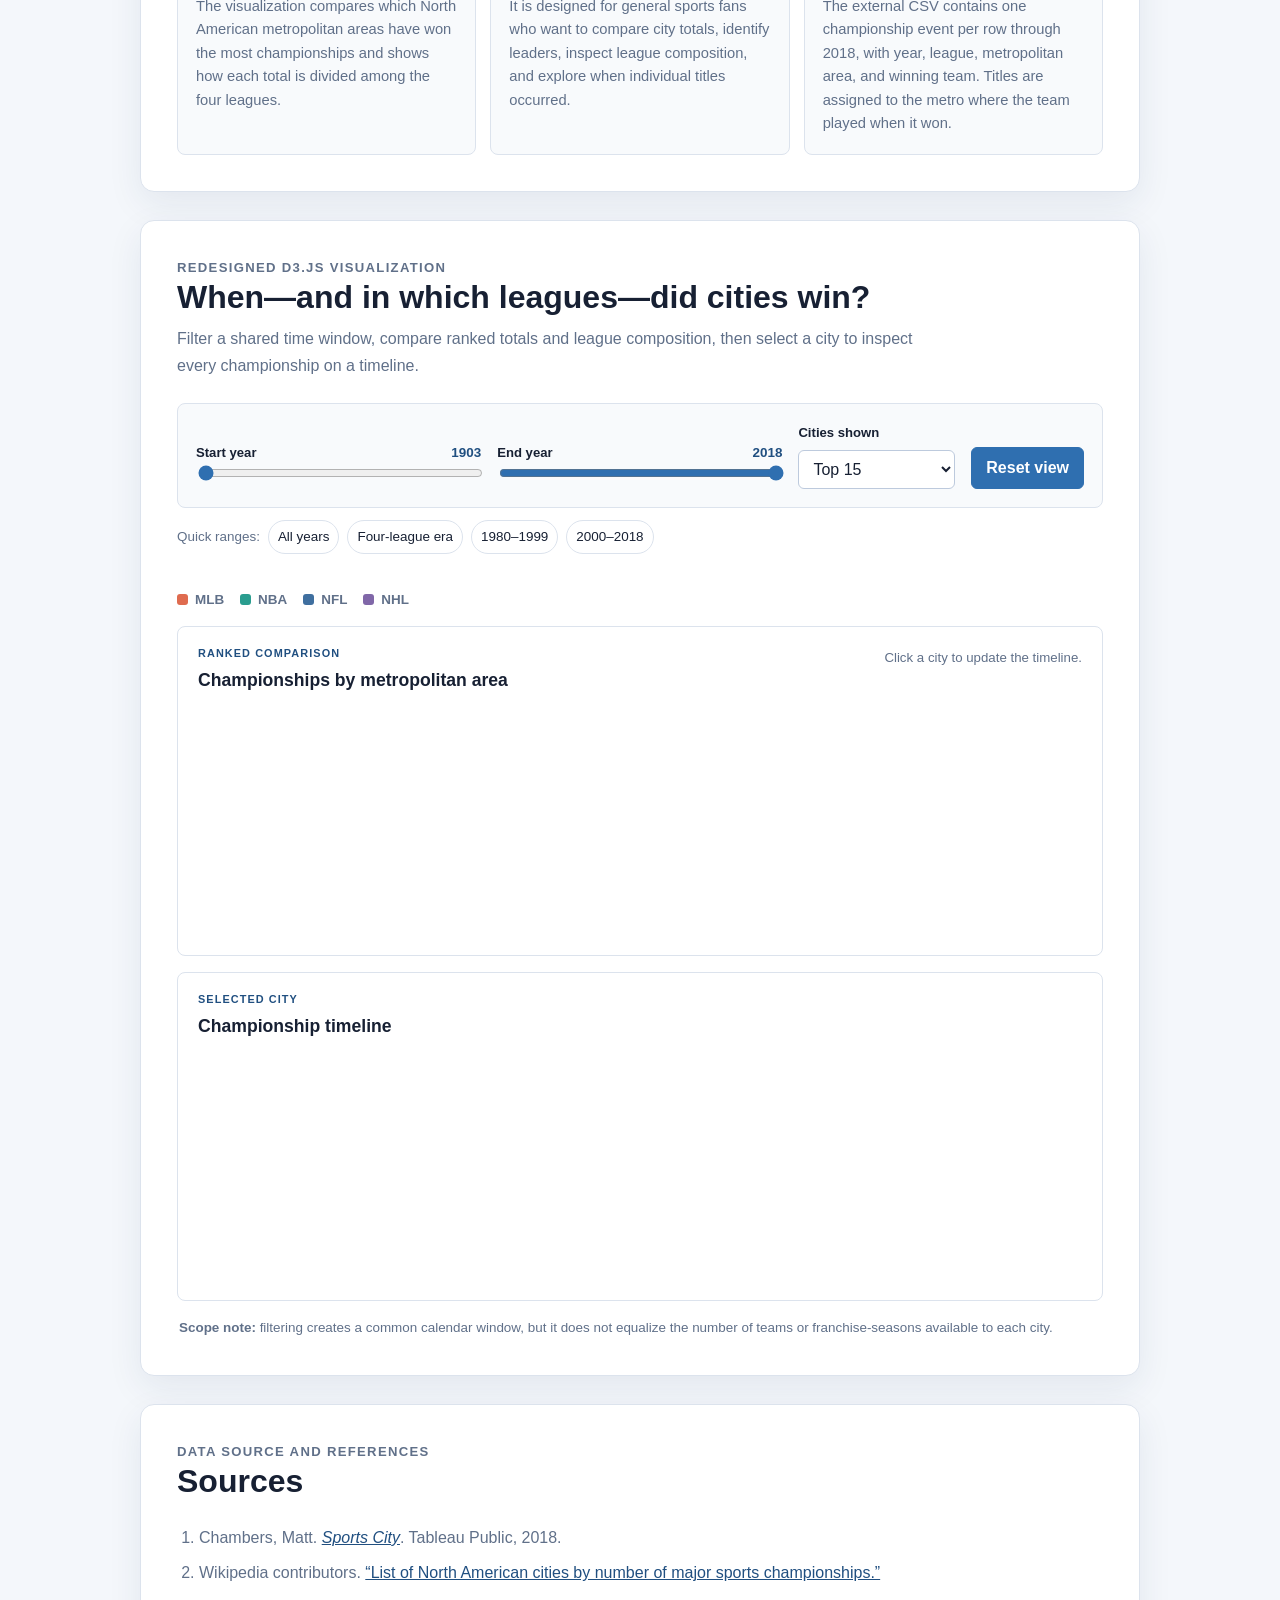
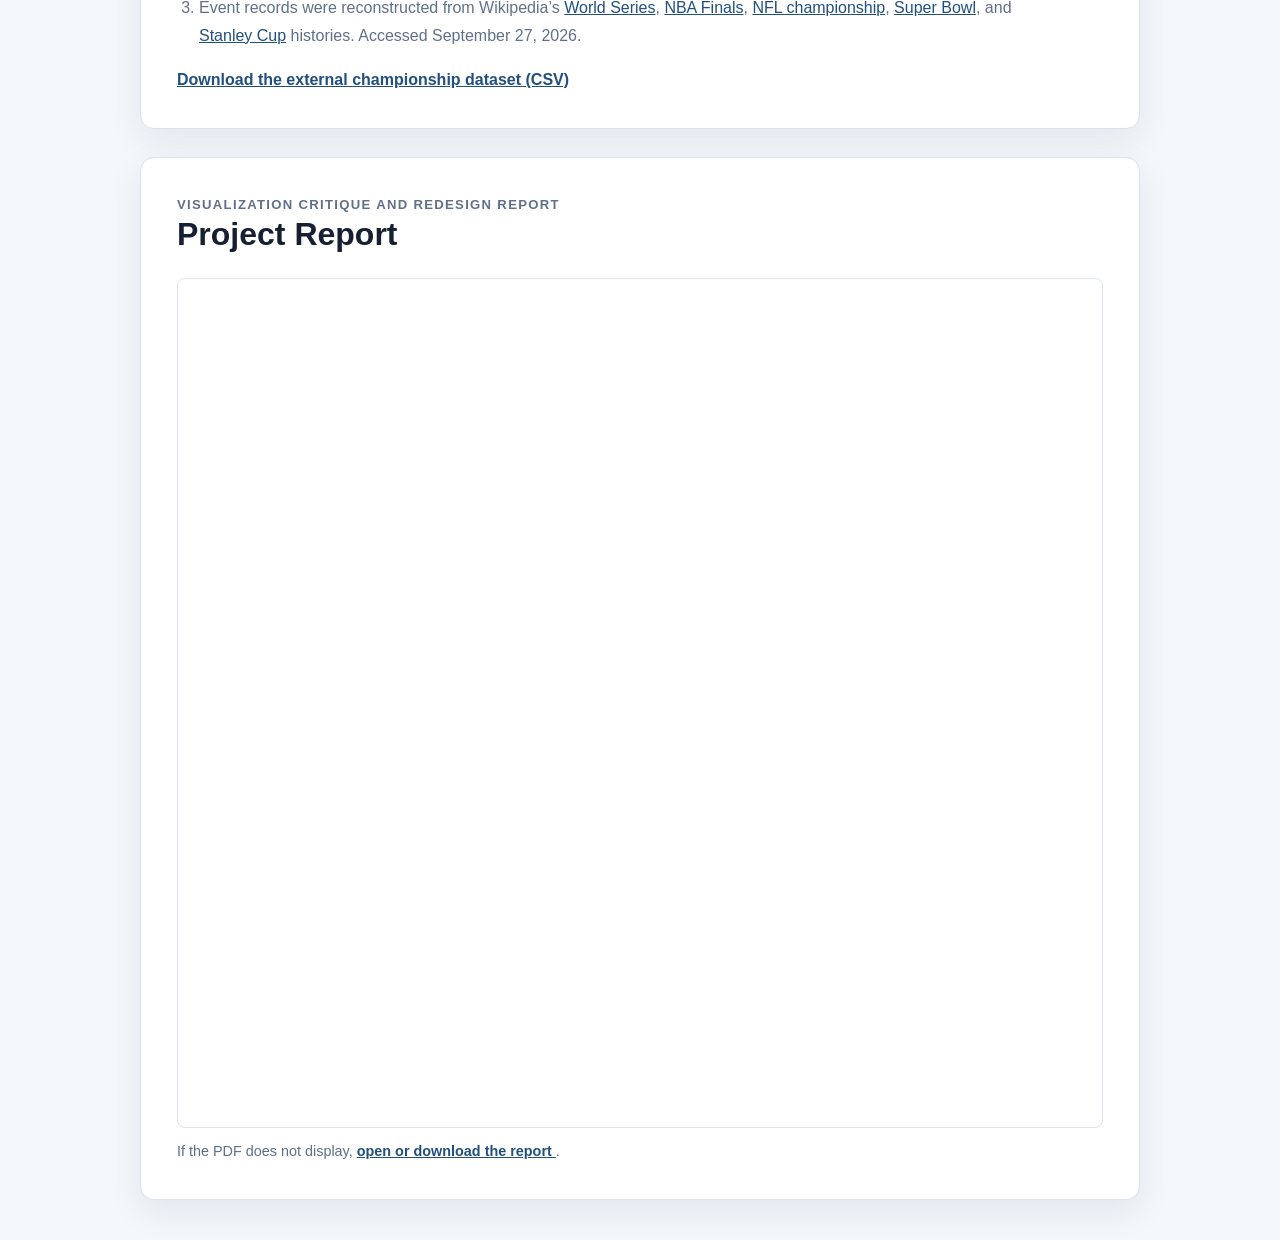
<file: Visualization Critique and Redesign/index.html>
<!DOCTYPE html>
<html lang="en">
<head>
    <meta charset="UTF-8">
    <meta name="viewport" content="width=device-width, initial-scale=1.0">
    <meta name="description" content="A D3.js redesign of Matt Chambers' Sports City visualization.">
    <title>Visualization Critique and Redesign · Sports City</title>
    <link rel="stylesheet" href="../css/style.css?v=12">
    <link rel="stylesheet" href="project.css?v=2">
    <script src="https://d3js.org/d3.v7.min.js"></script>
</head>
<body>
    <main class="page-shell">
        <header class="site-header">
            <p class="eyebrow">STATS 401 · Individual Project</p>
            <h1>Visualization Critique and Redesign</h1>
            <p class="intro">
                A critique and D3.js redesign of <em>Sports City</em>, examining
                how championship success varies across cities, leagues, and time.
            </p>
        </header>

        <nav class="lab-nav" aria-label="Course labs">
            <a href="../lab1/index.html">Lab 1</a>
            <a href="../lab2/index.html">Lab 2</a>
            <a href="../lab3/index.html">Lab 3</a>
            <a href="../lab4/index.html">Lab 4</a>
            <a href="../lab5/index.html">Lab 5</a>
            <a href="../lab6/index.html">Lab 6</a>
            <a href="../lab7/index.html">Lab 7</a>
            <a href="../lab8/index.html">Lab 8</a>
            <a href="../lab9/index.html">Lab 9</a>
            <a href="../lab10/index.html">Lab 10</a>
            <a class="active" aria-current="page" href="index.html">Critique &amp; Redesign</a>
        </nav>

        <section class="chart-card" aria-labelledby="original-title">
            <div class="chart-heading project-heading">
                <p class="lab-number">Original Visualization and Source</p>
                <h2 id="original-title">Sports City</h2>
                <p>
                    Created by Matt Chambers in 2018, the original Tableau visualization
                    uses a four-petal flower for each city. Petal size encodes championship
                    counts in MLB, NBA, NFL, and NHL, while the center can reveal the city total.
                </p>
                <p class="source-line">
                    <strong>Source:</strong>
                    <a href="https://public.tableau.com/app/profile/matt.chambers/viz/SportsCity/SportsCity">Sports City on Tableau Public</a>
                    · <a href="https://www.sirvizalot.com/2018/10/sports-city.html">author’s project page</a>
                </p>
            </div>

            <figure class="original-figure">
                <img src="Sports%20City.png" alt="Sports City Tableau visualization showing flower glyphs whose four petals represent MLB, NHL, NBA, and NFL championship counts for each city.">
                <figcaption>
                    Figure 1. The original <em>Sports City</em> visualization by Matt Chambers.
                </figcaption>
            </figure>
        </section>

        <section class="chart-card assignment-card" aria-labelledby="introduction-title">
            <div class="chart-heading project-heading">
                <p class="lab-number">Introduction to the Visualization and Data</p>
                <h2 id="introduction-title">What the visualization shows</h2>
            </div>

            <div class="intro-grid">
                <article>
                    <h3>Message</h3>
                    <p>The visualization compares which North American metropolitan areas have won the most championships and shows how each total is divided among the four leagues.</p>
                </article>
                <article>
                    <h3>Audience and tasks</h3>
                    <p>It is designed for general sports fans who want to compare city totals, identify leaders, inspect league composition, and explore when individual titles occurred.</p>
                </article>
                <article>
                    <h3>Data</h3>
                    <p>The external CSV contains one championship event per row through 2018, with year, league, metropolitan area, and winning team. Titles are assigned to the metro where the team played when it won.</p>
                </article>
            </div>
        </section>

        <section class="chart-card assignment-card" aria-labelledby="redesign-title">
            <div class="chart-heading project-heading redesign-heading">
                <p class="lab-number">Redesigned D3.js Visualization</p>
                <h2 id="redesign-title">When—and in which leagues—did cities win?</h2>
                <p>
                    Filter a shared time window, compare ranked totals and league composition,
                    then select a city to inspect every championship on a timeline.
                </p>
            </div>

            <div class="control-panel" aria-label="Visualization controls">
                <div class="year-control">
                    <div class="control-label-row">
                        <label for="start-year">Start year</label>
                        <output id="start-year-value" for="start-year">1903</output>
                    </div>
                    <input id="start-year" type="range" min="1903" max="2018" value="1903" step="1">
                </div>
                <div class="year-control">
                    <div class="control-label-row">
                        <label for="end-year">End year</label>
                        <output id="end-year-value" for="end-year">2018</output>
                    </div>
                    <input id="end-year" type="range" min="1903" max="2018" value="2018" step="1">
                </div>
                <div class="limit-control">
                    <label for="city-limit">Cities shown</label>
                    <select id="city-limit">
                        <option value="10">Top 10</option>
                        <option value="15" selected>Top 15</option>
                        <option value="25">Top 25</option>
                        <option value="all">All cities</option>
                    </select>
                </div>
                <button id="reset-view" class="reset-button" type="button">Reset view</button>
            </div>

            <div class="preset-row" aria-label="Time range presets">
                <span>Quick ranges:</span>
                <button type="button" data-start="1903" data-end="2018">All years</button>
                <button type="button" data-start="1947" data-end="2018">Four-league era</button>
                <button type="button" data-start="1980" data-end="1999">1980–1999</button>
                <button type="button" data-start="2000" data-end="2018">2000–2018</button>
            </div>

            <div id="viz-status" class="viz-status" aria-live="polite"></div>

            <div class="legend" aria-label="League color legend">
                <span><i style="--swatch:#df6b4f"></i>MLB</span>
                <span><i style="--swatch:#2a9d8f"></i>NBA</span>
                <span><i style="--swatch:#3f6f9f"></i>NFL</span>
                <span><i style="--swatch:#8067a8"></i>NHL</span>
            </div>

            <section class="chart-panel" aria-labelledby="ranking-title">
                <div class="panel-heading">
                    <div>
                        <p class="panel-overline">Ranked comparison</p>
                        <h3 id="ranking-title">Championships by metropolitan area</h3>
                    </div>
                    <p>Click a city to update the timeline.</p>
                </div>
                <div id="ranking-chart" class="d3-chart" role="img" aria-label="Ranked horizontal stacked bar chart of championships by city and league"></div>
            </section>

            <section class="chart-panel timeline-panel" aria-labelledby="timeline-title">
                <div class="panel-heading">
                    <div>
                        <p class="panel-overline">Selected city</p>
                        <h3 id="timeline-title">Championship timeline</h3>
                    </div>
                    <p id="timeline-summary"></p>
                </div>
                <div id="timeline-chart" class="d3-chart" role="img" aria-label="Timeline of championship events for the selected city"></div>
            </section>

            <p class="scope-note">
                <strong>Scope note:</strong> filtering creates a common calendar window, but it does not equalize the number of teams or franchise-seasons available to each city.
            </p>
                        <noscript>This visualization requires JavaScript.</noscript>
                    </section>

                    <section class="chart-card assignment-card references-card" aria-labelledby="references-title">
                        <div class="chart-heading project-heading">
                            <p class="lab-number">Data Source and References</p>
                            <h2 id="references-title">Sources</h2>
                        </div>
                        <ol>
                            <li>Chambers, Matt. <a href="https://public.tableau.com/app/profile/matt.chambers/viz/SportsCity/SportsCity"><em>Sports City</em></a>. Tableau Public, 2018.</li>
                            <li>Wikipedia contributors. <a href="https://en.wikipedia.org/wiki/List_of_North_American_cities_by_number_of_major_sports_championships">“List of North American cities by number of major sports championships.”</a></li>
                            <li>Event records were reconstructed from Wikipedia’s <a href="https://en.wikipedia.org/wiki/List_of_World_Series_champions">World Series</a>, <a href="https://en.wikipedia.org/wiki/List_of_NBA_champions">NBA Finals</a>, <a href="https://en.wikipedia.org/wiki/List_of_NFL_champions_(1920%E2%80%931969)">NFL championship</a>, <a href="https://en.wikipedia.org/wiki/List_of_Super_Bowl_champions">Super Bowl</a>, and <a href="https://en.wikipedia.org/wiki/List_of_Stanley_Cup_champions">Stanley Cup</a> histories. Accessed September 27, 2026.</li>
                        </ol>
                        <p class="data-download"><a href="../data/championships.csv" download>Download the external championship dataset (CSV)</a></p>
                    </section>

                    <section class="chart-card assignment-card report-card" aria-labelledby="report-title">
                <div class="chart-heading project-heading">
                    <p class="lab-number">Visualization Critique and Redesign Report</p>
                    <h2 id="report-title">Project Report</h2>
                </div>

                <iframe
                    class="report-frame"
                    src="Visualization%20Critique%20and%20Redesign%20Report.pdf#view=FitH"
                    title="Visualization Critique and Redesign Report"
                    loading="lazy">
                </iframe>

                <p class="report-fallback">
                    If the PDF does not display,
                    <a href="Visualization%20Critique%20and%20Redesign%20Report.pdf">
                        open or download the report
                    </a>.
                </p>
            </section>
    </main>

    <div id="chart-tooltip" class="chart-tooltip" role="status" aria-live="polite"></div>
    <script src="redesign.js?v=2"></script>
</body>
</html>
</file>
<file: css/style.css>
:root {
    --ink: #172033;
    --muted: #607089;
    --surface: #ffffff;
    --background: #f4f7fb;
    --line: #dce3ed;
    --blue: #2f6fb0;
    --blue-dark: #204f80;
    --blue-soft: #e9f2fb;
}

* {
    box-sizing: border-box;
}

body {
    margin: 0;
    padding: 40px 20px;
    color: var(--ink);
    background: var(--background);
    font-family: Arial, Helvetica, sans-serif;
    line-height: 1.6;
}

.page-shell {
    width: min(100%, 1000px);
    margin: 0 auto;
}

.site-header {
    margin-bottom: 26px;
}

.eyebrow,
.lab-number {
    margin: 0 0 6px;
    color: var(--blue);
    font-size: 0.82rem;
    font-weight: 700;
    letter-spacing: 0.1em;
    text-transform: uppercase;
}

h1,
h2 {
    line-height: 1.2;
}

h1 {
    margin: 0;
    font-size: clamp(2rem, 6vw, 3.4rem);
}

h2 {
    margin: 0 0 12px;
    font-size: clamp(1.45rem, 4vw, 2rem);
}

.intro {
    max-width: 700px;
    margin: 12px 0 0;
    color: var(--muted);
    font-size: 1.05rem;
}

.lab-nav {
    display: flex;
    flex-wrap: wrap;
    gap: 8px;
    margin: 30px 0;
    padding-bottom: 18px;
    border-bottom: 1px solid var(--line);
}

.lab-nav a {
    padding: 8px 14px;
    border: 1px solid var(--line);
    border-radius: 6px;
    color: var(--ink);
    background: var(--surface);
    text-decoration: none;
    transition: background 150ms ease, color 150ms ease, border-color 150ms ease;
}

.lab-nav a:hover,
.lab-nav a:focus-visible,
.lab-nav a.active {
    border-color: var(--blue);
    color: #ffffff;
    background: var(--blue);
}

.home-card,
.chart-card,
.placeholder-card {
    padding: clamp(22px, 4vw, 36px);
    border: 1px solid var(--line);
    border-radius: 14px;
    background: var(--surface);
    box-shadow: 0 12px 35px rgba(24, 49, 83, 0.08);
}

.home-card p:not(.lab-number),
.placeholder-card p {
    max-width: 700px;
    color: var(--muted);
}

.button-link,
.back-link {
    display: inline-block;
    margin-top: 10px;
    color: var(--blue-dark);
    font-weight: 700;
}

.button-link {
    padding: 10px 16px;
    border-radius: 7px;
    color: #ffffff;
    background: var(--blue);
    text-decoration: none;
}

.button-link:hover,
.button-link:focus-visible {
    background: var(--blue-dark);
}

.chart-heading {
    margin-bottom: 24px;
}

.chart-heading p {
    margin: 0;
    color: var(--muted);
}

#chart {
    min-height: 460px;
    overflow-x: auto;
}

#chart svg {
    display: block;
    min-width: 720px;
    width: 100%;
    height: auto;
}

.data-bar {
    fill: var(--blue);
    transition: fill 150ms ease;
}

.data-bar:hover {
    fill: var(--blue-dark);
}

.chart-baseline {
    stroke: #aeb9c7;
    stroke-width: 1;
}

.student-name {
    fill: var(--ink);
    font-size: 13px;
    font-weight: 700;
}

.student-score {
    fill: var(--muted);
    font-size: 12px;
}

.error-message {
    padding: 14px;
    border: 1px solid #d89b9b;
    border-radius: 6px;
    color: #7f1d1d;
    background: #fff1f1;
}

@media (max-width: 600px) {
    body {
        padding: 24px 14px;
    }

    .lab-nav a {
        flex: 1 0 72px;
        text-align: center;
    }
}

.tooltip {
    position: absolute;
    z-index: 10;
    padding: 8px 10px;
    border: 1px solid #aaa;
    border-radius: 5px;
    color: var(--ink);
    background: white;
    box-shadow: 0 4px 14px rgba(23, 32, 51, 0.15);
    font-size: 14px;
    line-height: 1.5;
    pointer-events: none;
    opacity: 0;
}

.assignment-card {
    margin-top: 28px;
}

#city-chart {
    min-height: 620px;
    overflow-x: auto;
}

#city-chart svg {
    display: block;
    min-width: 820px;
    width: 100%;
    height: auto;
}

/* Lab 3: Web Data Acquisition */

.dataset-description {
    margin-bottom: 24px;
    color: var(--muted);
}

.dataset-description p {
    max-width: 780px;
    margin: 0 0 12px;
}

.dataset-description strong {
    color: var(--ink);
}

.sort-instruction {
    font-weight: 700;
}

.table-container {
    max-height: 620px;
    overflow: auto;
    border: 1px solid var(--line);
    border-radius: 10px;
}

#data-table {
    width: 100%;
    border-collapse: collapse;
    background: var(--surface);
    font-size: 0.92rem;
}

#data-table th,
#data-table td {
    padding: 11px 14px;
    border-bottom: 1px solid var(--line);
    text-align: left;
    white-space: nowrap;
}

#data-table th {
    position: sticky;
    top: 0;
    z-index: 1;
    color: var(--ink);
    background: var(--blue-soft);
    font-weight: 700;
    text-transform: capitalize;
    cursor: pointer;
    user-select: none;
}

#data-table th:hover {
    color: var(--blue-dark);
    background: #dceafb;
}

#data-table tbody tr:hover {
    background: var(--background);
}

#data-table tbody tr:last-child td {
    border-bottom: none;
}

/* Lab 4: Tweet sentiment visualization */

#sentiment-chart {
    min-height: 520px;
    overflow-x: auto;
}

#sentiment-chart svg {
    display: block;
    min-width: 760px;
    width: 100%;
    height: auto;
}

.sentiment-legend {
    display: flex;
    flex-wrap: wrap;
    gap: 10px 22px;
    margin: 0 0 12px;
}

.sentiment-legend-item {
    display: inline-flex;
    align-items: center;
    gap: 8px;
    color: var(--muted);
    font-size: 0.92rem;
    font-weight: 700;
}

.sentiment-legend-swatch {
    display: inline-block;
    flex: 0 0 13px;
    width: 13px;
    height: 13px;
    border-radius: 3px;
}

.sentiment-axis {
    color: var(--muted);
    font-family: Arial, Helvetica, sans-serif;
    font-size: 12px;
}

.sentiment-axis .domain {
    stroke: #aeb9c7;
}

.sentiment-axis .tick line {
    stroke: #aeb9c7;
}

.sentiment-grid .domain {
    display: none;
}

.sentiment-grid .tick line {
    stroke: var(--line);
    stroke-dasharray: 3 4;
}

.sentiment-segment {
    stroke: var(--surface);
    stroke-width: 1;
    transition:
        opacity 150ms ease,
        filter 150ms ease;
}

.sentiment-segment:hover,
.sentiment-segment.is-active {
    opacity: 0.86;
    filter: brightness(0.92);
}

.axis-label {
    fill: var(--muted);
    font-family: Arial, Helvetica, sans-serif;
    font-size: 13px;
    font-weight: 700;
}

.analysis-text {
    max-width: 820px;
    margin: 0;
    color: var(--muted);
}

@media (max-width: 600px) {
    #sentiment-chart {
        min-height: 440px;
    }
}

s.tooltip {
    position: absolute;
    opacity: 0;
    pointer-events: none;
    background: white;
    border: 1px solid #aaa;
    padding: 8px 10px;
    border-radius: 4px;
    font-size: 14px;
}

.tooltip {
    position: absolute;
    opacity: 0;
    pointer-events: none;
    background: white;
    border: 1px solid #aaa;
    padding: 8px 10px;
    border-radius: 4px;
}

#tree svg,
#treemap svg,
#gdp-treemap-squarify svg,
#gdp-treemap-binary svg {
    display: block;
    max-width: 100%;
    height: auto;
}

/* Lab 7: Temporal commercial network */

#network-chart {
    min-height: 620px;
    overflow-x: auto;
}

#network-chart svg {
    display: block;
    min-width: 760px;
    width: 100%;
    height: auto;
    border: 1px solid var(--line);
    border-radius: 10px;
    background: #fbfcfe;
}

.network-node {
    cursor: grab;
}

.network-node:active {
    cursor: grabbing;
}

.network-link {
    stroke-linecap: round;
}

.network-label {
    fill: var(--ink);
    font-family: Arial, Helvetica, sans-serif;
    font-size: 11px;
    font-weight: 700;
    pointer-events: none;
}

.weather-controls,
.animation-controls,
.network-controls {
    display: flex;
    flex-wrap: wrap;
    align-items: center;
    gap: 10px;
    margin: 0 0 18px;
}

.weather-controls label,
.network-controls label {
    color: var(--muted);
    font-size: 0.9rem;
    font-weight: 700;
}

.weather-controls select,
.weather-controls input,
.network-controls input {
    min-height: 38px;
    padding: 7px 10px;
    border: 1px solid var(--line);
    border-radius: 6px;
    color: var(--ink);
    background: var(--surface);
}

.weather-controls button,
.animation-controls button,
.network-controls button {
    min-height: 38px;
    padding: 8px 15px;
    border: 1px solid var(--blue);
    border-radius: 6px;
    color: #ffffff;
    background: var(--blue);
    font-weight: 700;
    cursor: pointer;
}

.weather-controls button:hover,
.animation-controls button:hover,
.network-controls button:hover {
    background: var(--blue-dark);
}

#network-slider {
    flex: 1 1 280px;
}

#network-summary {
    display: flex;
    flex-wrap: wrap;
    gap: 12px;
    margin: 0 0 18px;
}

#network-summary p {
    margin: 0;
    padding: 8px 12px;
    border-radius: 6px;
    color: var(--muted);
    background: var(--blue-soft);
}

#network-summary strong {
    color: var(--ink);
}

.legend-section + .legend-section {
    margin-top: 24px;
}

.legend-section h3 {
    margin: 0 0 10px;
    font-size: 1rem;
}

.network-legend-items {
    display: flex;
    flex-wrap: wrap;
    gap: 10px 22px;
}

.network-legend-item {
    display: inline-flex;
    align-items: center;
    gap: 8px;
    color: var(--muted);
    font-size: 0.92rem;
    font-weight: 700;
}

.network-legend-swatch {
    display: inline-block;
    flex: 0 0 15px;
    width: 15px;
    height: 15px;
    border-radius: 50%;
}

.network-legend-line {
    display: inline-block;
    flex: 0 0 28px;
    width: 28px;
    height: 5px;
    border-radius: 999px;
}

.legend-explanation {
    max-width: 720px;
    margin: 0;
    color: var(--muted);
}

/* Lab 8: Text Visualization */

.lab8-method-note {
    margin-top: 14px !important;
}

.lab8-stat-grid {
    display: grid;
    grid-template-columns: repeat(4, minmax(0, 1fr));
    gap: 12px;
}

.lab8-stat-grid article {
    padding: 18px;
    border: 1px solid var(--line);
    border-radius: 10px;
    background: #f8fafc;
}

.lab8-stat-grid strong,
.lab8-stat-grid span {
    display: block;
}

.lab8-stat-grid strong {
    color: var(--blue-dark);
    font-size: 1.65rem;
    line-height: 1.2;
}

.lab8-stat-grid span {
    margin-top: 4px;
    color: var(--muted);
    font-size: 0.82rem;
    font-weight: 700;
    text-transform: uppercase;
}

.lab8-overview-grid {
    display: grid;
    grid-template-columns: repeat(2, minmax(0, 1fr));
    gap: 18px;
}

.lab8-summary-panel,
.lab8-term-panel {
    padding: 18px;
    border: 1px solid var(--line);
    border-radius: 10px;
    background: #fbfcfe;
}

.lab8-summary-panel h3,
.lab8-term-panel h3 {
    margin: 0 0 12px;
    font-size: 1rem;
}

.lab8-summary-chart svg {
    display: block;
    width: 100%;
    height: auto;
}

.lab8-summary-bar {
    fill: var(--blue);
}

.lab8-summary-label,
.lab8-summary-value,
.lab8-summary-axis {
    color: var(--muted);
    fill: var(--muted);
    font-family: Arial, Helvetica, sans-serif;
    font-size: 11px;
}

.lab8-summary-value {
    font-weight: 700;
}

.lab8-term-panel {
    margin-top: 18px;
}

.lab8-term-list {
    display: flex;
    flex-wrap: wrap;
    gap: 8px;
}

.lab8-term-list span {
    padding: 6px 10px;
    border-radius: 999px;
    color: var(--blue-dark);
    background: var(--blue-soft);
    font-size: 0.82rem;
    font-weight: 700;
}

.lab8-cluster-grid {
    display: grid;
    grid-template-columns: repeat(2, minmax(0, 1fr));
    gap: 14px;
}

.lab8-cluster-card {
    padding: 16px;
    border: 1px solid var(--line);
    border-top: 4px solid var(--blue);
    border-radius: 9px;
    background: #fbfcfe;
}

.lab8-cluster-card h3 {
    margin: 3px 0 7px;
    font-size: 1rem;
}

.lab8-cluster-index,
.lab8-cluster-terms {
    margin: 0;
    color: var(--muted);
    font-size: 0.82rem;
}

.lab8-cluster-index {
    font-weight: 700;
    text-transform: uppercase;
}

.lab8-controls {
    display: grid;
    grid-template-columns: minmax(240px, 1.4fr) repeat(2, minmax(190px, 1fr)) auto;
    gap: 12px;
    align-items: end;
    margin: 0 0 10px;
    padding: 18px;
    border: 1px solid var(--line);
    border-radius: 12px;
    background: var(--surface);
    box-shadow: 0 8px 24px rgba(24, 49, 83, 0.06);
}

.lab8-controls label {
    display: grid;
    gap: 6px;
    color: var(--muted);
    font-size: 0.78rem;
    font-weight: 700;
    letter-spacing: 0.04em;
    text-transform: uppercase;
}

.lab8-controls input,
.lab8-controls select,
.lab8-controls button {
    width: 100%;
    min-height: 42px;
    padding: 9px 12px;
    border: 1px solid var(--line);
    border-radius: 7px;
    font: inherit;
}

.lab8-controls input,
.lab8-controls select {
    color: var(--ink);
    background: #ffffff;
}

.lab8-controls button {
    padding-inline: 18px;
    border-color: var(--blue);
    color: #ffffff;
    background: var(--blue);
    font-weight: 700;
    cursor: pointer;
}

.lab8-controls button:hover,
.lab8-controls button:focus-visible {
    background: var(--blue-dark);
}

.lab8-status {
    margin: 10px 0 18px;
    color: var(--muted);
    font-size: 0.92rem;
}

.lab8-layout {
    display: grid;
    grid-template-columns: minmax(0, 1.8fr) minmax(280px, 1fr);
    gap: 18px;
    align-items: start;
}

.lab8-card {
    min-width: 0;
    padding: 20px;
    border: 1px solid var(--line);
    border-radius: 14px;
    background: var(--surface);
    box-shadow: 0 10px 30px rgba(24, 49, 83, 0.07);
}

.lab8-card-heading {
    display: flex;
    justify-content: space-between;
    gap: 16px;
    margin-bottom: 12px;
}

.lab8-card h3,
.lab8-card h4 {
    margin-top: 0;
}

.lab8-card h3 {
    margin-bottom: 6px;
}

.lab8-card-heading p,
.lab8-empty-state {
    margin: 0;
    color: var(--muted);
}

#semantic-map {
    overflow: hidden;
    border: 1px solid var(--line);
    border-radius: 10px;
    background: linear-gradient(180deg, #fbfcfe 0%, #f5f8fc 100%);
    cursor: grab;
}

#semantic-map svg {
    display: block;
    width: 100%;
    height: auto;
}

#semantic-map:active {
    cursor: grabbing;
}

.passage {
    opacity: 0.82;
    stroke: rgba(255, 255, 255, 0.8);
    stroke-width: 0.8;
    transition: opacity 140ms ease, r 140ms ease, stroke-width 140ms ease;
    cursor: pointer;
}

.passage.is-hovered,
.passage:focus-visible {
    opacity: 1;
    stroke: #172033;
    stroke-width: 2;
}

.passage.is-neighbor {
    opacity: 1;
    stroke: #172033;
    stroke-width: 2;
}

.passage.is-selected {
    opacity: 1;
    stroke: #ffffff;
    stroke-width: 3;
    filter: drop-shadow(0 0 4px rgba(23, 32, 51, 0.75));
}

.passage.is-filtered-out {
    opacity: 0.045;
    pointer-events: none;
}

.lab8-legend {
    display: flex;
    flex-wrap: wrap;
    gap: 8px 14px;
    margin-top: 14px;
}

.lab8-map-legends {
    display: grid;
    gap: 12px;
}

.lab8-size-legend {
    display: flex;
    flex-wrap: wrap;
    align-items: center;
    gap: 8px 16px;
    color: var(--muted);
    font-size: 0.8rem;
}

.lab8-size-legend strong {
    color: var(--ink);
}

.lab8-size-item {
    display: inline-flex;
    align-items: center;
    gap: 6px;
}

.lab8-size-item i {
    display: inline-block;
    flex: 0 0 auto;
    min-width: 5px;
    min-height: 5px;
    border-radius: 50%;
    background: var(--blue);
}

.lab8-legend-item {
    display: inline-flex;
    align-items: center;
    gap: 7px;
    padding: 4px 0;
    border: 0;
    color: var(--muted);
    background: transparent;
    font: inherit;
    font-size: 0.82rem;
    cursor: pointer;
}

.lab8-legend-item:hover,
.lab8-legend-item:focus-visible {
    color: var(--ink);
}

.lab8-legend-swatch {
    width: 11px;
    height: 11px;
    border-radius: 50%;
}

.lab8-detail-panel {
    position: sticky;
    top: 20px;
    max-height: calc(100vh - 40px);
    overflow: auto;
}

.lab8-metadata {
    display: grid;
    gap: 8px;
    margin: 16px 0 22px;
}

.lab8-metadata div {
    display: grid;
    grid-template-columns: 105px 1fr;
    gap: 10px;
    padding-bottom: 8px;
    border-bottom: 1px solid var(--line);
}

.lab8-metadata dt {
    color: var(--muted);
    font-size: 0.8rem;
    font-weight: 700;
    text-transform: uppercase;
}

.lab8-metadata dd {
    margin: 0;
}

.lab8-detail-text {
    max-height: 220px;
    overflow: auto;
    padding: 12px;
    border-radius: 8px;
    color: #37455a;
    background: #f6f8fb;
    font-size: 0.9rem;
}

.lab8-neighbor-list {
    display: grid;
    gap: 8px;
}

.lab8-neighbor {
    padding: 10px;
    border: 1px solid var(--line);
    border-radius: 8px;
    color: #445269;
    background: #ffffff;
    font: inherit;
    font-size: 0.82rem;
    line-height: 1.45;
    text-align: left;
    cursor: pointer;
}

.lab8-neighbor span {
    display: block;
    margin-bottom: 4px;
    color: var(--ink);
    font-weight: 700;
}

.lab8-neighbor:hover,
.lab8-neighbor:focus-visible {
    border-color: var(--blue);
    background: var(--blue-soft);
}

.lab8-matrix-card {
    margin-top: 18px;
}

#topic-section-matrix {
    overflow-x: auto;
}

#topic-section-matrix svg {
    display: block;
    min-width: 820px;
    width: 100%;
    height: auto;
}

.matrix-column-label,
.matrix-row-label,
.matrix-count {
    fill: var(--muted);
    font-family: Arial, Helvetica, sans-serif;
    font-size: 11px;
}

.matrix-row-label {
    font-size: 12px;
}

.matrix-count {
    fill: #172033;
    font-weight: 700;
    pointer-events: none;
}

.matrix-cell {
    stroke: #ffffff;
    stroke-width: 1;
    cursor: pointer;
    transition: opacity 140ms ease, stroke 140ms ease, stroke-width 140ms ease;
}

.matrix-cell:hover,
.matrix-cell:focus-visible,
.matrix-cell.is-active {
    stroke: #172033;
    stroke-width: 3;
}

.matrix-cell.is-passage-cell {
    stroke: var(--blue);
    stroke-width: 4;
}

.matrix-cell.is-muted {
    opacity: 0.18;
}

.lab8-findings {
    display: grid;
    grid-template-columns: repeat(2, minmax(0, 1fr));
    gap: 18px 32px;
    margin: 0;
    padding-left: 24px;
}

.lab8-findings li {
    padding-left: 6px;
}

.lab8-findings h3 {
    margin: 0 0 6px;
    font-size: 1rem;
}

.lab8-findings p {
    margin: 0;
    color: var(--muted);
}

#lab8-tooltip {
    position: fixed;
    display: none;
    opacity: 0;
    max-width: 360px;
    padding: 10px 12px;
    border: 1px solid rgba(23, 32, 51, 0.16);
    border-radius: 8px;
    color: var(--ink);
    background: rgba(255, 255, 255, 0.97);
    font-size: 13px;
    line-height: 1.4;
    pointer-events: none;
    z-index: 99999;
    box-shadow: 0 8px 28px rgba(23, 32, 51, 0.18);
}

@media (max-width: 900px) {
    .lab8-overview-grid {
        grid-template-columns: 1fr;
    }

    .lab8-controls {
        grid-template-columns: 1fr 1fr;
    }

    .lab8-layout {
        grid-template-columns: 1fr;
    }

    .lab8-detail-panel {
        position: static;
        max-height: none;
    }
}

@media (max-width: 600px) {
    .lab8-stat-grid,
    .lab8-cluster-grid,
    .lab8-findings {
        grid-template-columns: 1fr;
    }

    .lab8-controls {
        grid-template-columns: 1fr;
    }
}

/* Lab 9: Geospatial visualization */

#choropleth-map,
#cartogram-map {
    min-height: 420px;
    overflow-x: auto;
}

#choropleth-map svg,
#cartogram-map svg {
    display: block;
    width: 100%;
    min-width: 720px;
    height: auto;
    border: 1px solid var(--line);
    border-radius: 10px;
    background: #f8fafc;
}

.lab9-map-toolbar {
    display: flex;
    align-items: center;
    justify-content: space-between;
    gap: 16px;
    margin: -8px 0 12px;
}

.lab9-map-toolbar p {
    margin: 0;
    color: var(--muted);
    font-size: 0.86rem;
}

.lab9-map-toolbar button {
    flex: 0 0 auto;
    padding: 7px 12px;
    border: 1px solid var(--blue);
    border-radius: 6px;
    color: #ffffff;
    background: var(--blue);
    cursor: pointer;
    font: inherit;
    font-size: 0.84rem;
    font-weight: 700;
}

.lab9-map-toolbar button:hover,
.lab9-map-toolbar button:focus-visible {
    background: var(--blue-dark);
}

.lab9-selection-status {
    margin: 0 0 12px;
    padding: 9px 12px;
    border-left: 3px solid var(--blue);
    color: var(--muted);
    background: var(--blue-soft);
    font-size: 0.86rem;
}

#choropleth-map svg {
    cursor: grab;
}

#choropleth-map svg:active {
    cursor: grabbing;
}

#gdp-color-legend svg,
#cartogram-size-legend svg {
    display: block;
    width: 100%;
    height: auto;
    margin-top: 12px;
    overflow: visible;
}

#gdp-color-legend svg {
    max-width: 560px;
}

#cartogram-size-legend svg {
    max-width: 540px;
}

.gdp-legend-title {
    fill: var(--ink);
    font-size: 12px;
    font-weight: 700;
}

.gdp-legend-axis text,
.gdp-no-data-label {
    fill: var(--muted);
    font-family: Arial, Helvetica, sans-serif;
    font-size: 11px;
}

.gdp-legend-axis path,
.gdp-legend-axis line {
    stroke: #aeb9c7;
}

.country {
    cursor: pointer;
    vector-effect: non-scaling-stroke;
}

.country.is-linked-highlight,
.cartogram-country.is-linked-highlight {
    stroke: var(--ink);
    stroke-width: 2.2;
}

.country.is-selected,
.cartogram-country.is-selected {
    stroke: #c2413b;
    stroke-width: 3;
}

.country:focus,
.cartogram-country:focus {
    outline: none;
}

.cartogram-sphere {
    fill: #f8fafc;
    stroke: var(--line);
    stroke-width: 1;
}

.cartogram-graticule {
    fill: none;
    stroke: #dfe6ef;
    stroke-width: 0.65;
}

.cartogram-country {
    cursor: pointer;
    transition: stroke-width 120ms ease;
}

.cartogram-labels {
    pointer-events: none;
}

.cartogram-labels text {
    fill: #ffffff;
    font-family: Arial, Helvetica, sans-serif;
    font-size: 9px;
    font-weight: 700;
    text-anchor: middle;
    text-shadow: 0 1px 2px rgba(23, 32, 51, 0.65);
}

.cartogram-size-item line {
    stroke: #2f6fb0;
}

.cartogram-size-item text {
    fill: var(--muted);
    font-family: Arial, Helvetica, sans-serif;
    font-size: 12px;
    font-weight: 700;
}

@media (max-width: 600px) {
    .lab9-map-toolbar {
        align-items: flex-start;
        flex-direction: column;
    }
}
</file>
<file: lab10/lab10.css>
.voice-controls{display:flex;flex-wrap:wrap;gap:12px;align-items:center;margin:18px 0}.voice-controls button,.voice-controls input,.voice-controls select{font:inherit;padding:10px 14px;border:1px solid #b9c9d6;border-radius:8px;background:#fff;color:#203d57}.voice-controls button{background:#eaf2fa;cursor:pointer}.voice-controls button:disabled{opacity:.5;cursor:default}.voice-feedback{border-left:4px solid #3979a8;background:#f1f6fa;padding:10px 20px;margin:20px 0}.voice-feedback p{margin:7px 0}button:focus-visible,input:focus-visible,select:focus-visible{outline:3px solid #df9433;outline-offset:3px}#typed-command{min-width:0;max-width:100%}
</file>
<file: Visualization Critique and Redesign/project.css>
:root {
    --mlb: #df6b4f;
    --nba: #2a9d8f;
    --nfl: #3f6f9f;
    --nhl: #8067a8;
}

.lab-nav {
    flex-wrap: wrap;
}

.project-heading h2 {
    margin: 0 0 10px;
}

.project-heading p:not(.lab-number) {
    max-width: 760px;
    line-height: 1.65;
}

.source-line {
    margin-top: 12px !important;
    font-size: 0.92rem;
}

.source-line a,
.references-card a,
.data-download a {
    color: var(--blue-dark);
}

.original-figure {
    margin: 24px 0 0;
}

.original-figure img {
    display: block;
    width: 100%;
    max-height: 760px;
    border: 1px solid var(--line);
    border-radius: 8px;
    background: #f7f4ec;
    object-fit: contain;
}

.original-figure figcaption {
    margin-top: 10px;
    color: var(--muted);
    font-size: 0.88rem;
    line-height: 1.5;
}

.intro-grid {
    display: grid;
    grid-template-columns: repeat(3, minmax(0, 1fr));
    gap: 14px;
}

.intro-grid article {
    padding: 18px;
    border: 1px solid var(--line);
    border-radius: 8px;
    background: #f8fafc;
}

.intro-grid h3 {
    margin: 0 0 7px;
    color: var(--ink);
    font-size: 1rem;
}

.intro-grid p {
    margin: 0;
    color: var(--muted);
    font-size: 0.92rem;
    line-height: 1.6;
}

.control-panel {
    display: grid;
    grid-template-columns: minmax(170px, 1fr) minmax(170px, 1fr) minmax(130px, 0.55fr) auto;
    gap: 16px;
    align-items: end;
    margin-top: 24px;
    padding: 18px;
    border: 1px solid var(--line);
    border-radius: 8px;
    background: #f8fafc;
}

.control-label-row,
.panel-heading {
    display: flex;
    align-items: flex-start;
    justify-content: space-between;
    gap: 18px;
}

.year-control label,
.limit-control label {
    display: block;
    margin-bottom: 7px;
    color: var(--ink);
    font-size: 0.82rem;
    font-weight: 700;
}

.control-label-row label {
    margin-bottom: 0;
}

.control-label-row output {
    color: var(--blue-dark);
    font-size: 0.84rem;
    font-weight: 800;
}

input[type="range"] {
    width: 100%;
    accent-color: var(--blue);
}

.limit-control select,
.reset-button {
    width: 100%;
    min-height: 39px;
    border: 1px solid #bdcadd;
    border-radius: 6px;
    background: var(--surface);
    color: var(--ink);
    font: inherit;
}

.limit-control select {
    padding: 6px 32px 6px 10px;
}

.reset-button {
    padding: 7px 14px;
    border-color: var(--blue);
    background: var(--blue);
    color: #ffffff;
    cursor: pointer;
    font-weight: 700;
}

.reset-button:hover,
.reset-button:focus-visible {
    background: var(--blue-dark);
}

.preset-row {
    display: flex;
    flex-wrap: wrap;
    align-items: center;
    gap: 8px;
    margin-top: 12px;
    color: var(--muted);
    font-size: 0.84rem;
}

.preset-row button {
    padding: 5px 9px;
    border: 1px solid var(--line);
    border-radius: 999px;
    background: var(--surface);
    color: var(--ink);
    cursor: pointer;
    font: inherit;
}

.preset-row button:hover,
.preset-row button:focus-visible {
    border-color: var(--blue);
    color: var(--blue-dark);
}

.viz-status {
    display: grid;
    grid-template-columns: repeat(3, minmax(0, 1fr));
    gap: 10px;
    margin: 20px 0 12px;
}

.status-item {
    padding: 13px 15px;
    border-left: 3px solid var(--blue);
    background: #f8fafc;
}

.status-item strong {
    display: block;
    color: var(--ink);
    font-size: 1.05rem;
}

.status-item span {
    color: var(--muted);
    font-size: 0.8rem;
}

.legend {
    display: flex;
    flex-wrap: wrap;
    gap: 16px;
    margin: 15px 0;
    color: var(--muted);
    font-size: 0.84rem;
    font-weight: 700;
}

.legend span {
    display: inline-flex;
    align-items: center;
    gap: 7px;
}

.legend i {
    width: 11px;
    height: 11px;
    border-radius: 3px;
    background: var(--swatch);
}

.chart-panel {
    margin-top: 16px;
    padding: 18px 16px 10px;
    border: 1px solid var(--line);
    border-radius: 8px;
    background: var(--surface);
}

.panel-heading {
    padding: 0 4px 10px;
}

.panel-heading h3 {
    margin: 0;
    color: var(--ink);
    font-size: 1.1rem;
}

.panel-heading > p {
    max-width: 300px;
    margin: 2px 0 0;
    color: var(--muted);
    font-size: 0.83rem;
    text-align: right;
}

.panel-overline {
    margin: 0 0 4px;
    color: var(--blue-dark);
    font-size: 0.68rem;
    font-weight: 750;
    letter-spacing: 0.1em;
    text-transform: uppercase;
}

.d3-chart {
    min-height: 240px;
    overflow-x: auto;
}

.d3-chart svg {
    display: block;
    width: 100%;
    min-width: 680px;
    height: auto;
    overflow: visible;
}

.axis text,
.city-label,
.bar-total,
.timeline-label {
    font-family: system-ui, -apple-system, BlinkMacSystemFont, "Segoe UI", sans-serif;
}

.axis text {
    fill: #657389;
    font-size: 11px;
}

.axis line,
.axis path {
    stroke: #d6deea;
}

.grid line {
    stroke: #e9eef5;
}

.grid path {
    display: none;
}

.city-row {
    cursor: pointer;
}

.city-row .row-hit {
    fill: transparent;
}

.city-row:hover .row-hit,
.city-row:focus .row-hit {
    fill: #f2f6fb;
}

.city-row.selected .row-hit {
    fill: #eaf2fb;
}

.city-label {
    fill: #344157;
    font-size: 12px;
    font-weight: 650;
}

.city-row.selected .city-label {
    fill: var(--blue-dark);
    font-weight: 800;
}

.rank-label {
    fill: #98a3b3;
    font-size: 10px;
}

.bar-segment {
    stroke: #ffffff;
    stroke-width: 0.7px;
}

.bar-total {
    fill: #29364a;
    font-size: 11px;
    font-weight: 800;
}

.timeline-lane {
    stroke: #dce4ee;
    stroke-width: 1px;
}

.timeline-dot {
    stroke: #ffffff;
    stroke-width: 1.7px;
}

.timeline-dot:hover,
.timeline-dot:focus {
    stroke: var(--ink);
    stroke-width: 2.3px;
}

.timeline-label {
    fill: #435168;
    font-size: 11px;
    font-weight: 750;
}

.empty-message {
    padding: 48px 16px;
    color: var(--muted);
    text-align: center;
}

.scope-note {
    margin: 16px 2px 0;
    color: var(--muted);
    font-size: 0.84rem;
    line-height: 1.6;
}

.chart-tooltip {
    position: fixed;
    z-index: 20;
    max-width: 240px;
    padding: 10px 12px;
    border: 1px solid #cad5e3;
    border-radius: 7px;
    background: rgba(255, 255, 255, 0.98);
    box-shadow: 0 10px 30px rgba(22, 35, 56, 0.16);
    color: var(--ink);
    font-size: 0.82rem;
    line-height: 1.45;
    pointer-events: none;
    opacity: 0;
    transform: translateY(4px);
    transition: opacity 100ms ease, transform 100ms ease;
}

.chart-tooltip.visible {
    opacity: 1;
    transform: translateY(0);
}

.chart-tooltip strong {
    display: block;
    margin-bottom: 2px;
}

.references-card ol {
    max-width: 840px;
    padding-left: 22px;
    color: var(--muted);
    line-height: 1.7;
}

.references-card li + li {
    margin-top: 8px;
}

.data-download {
    margin: 18px 0 0;
    font-weight: 700;
}

@media (max-width: 760px) {
    .intro-grid,
    .viz-status {
        grid-template-columns: 1fr;
    }

    .control-panel {
        grid-template-columns: 1fr 1fr;
    }
}

@media (max-width: 600px) {
    .control-panel {
        grid-template-columns: 1fr;
    }

    .panel-heading {
        display: block;
    }

    .panel-heading > p {
        margin-top: 7px;
        text-align: left;
    }
}

@media (prefers-reduced-motion: reduce) {
    *,
    *::before,
    *::after {
        transition: none !important;
    }
}

.report-frame {
    display: block;
    width: 100%;
    height: 850px;
    border: 1px solid var(--line);
    border-radius: 8px;
    background: #ffffff;
}

.report-fallback {
    margin: 12px 0 0;
    color: var(--muted);
    font-size: 0.9rem;
}

.report-fallback a {
    color: var(--blue-dark);
    font-weight: 700;
}

@media (max-width: 600px) {
    .report-frame {
        height: 650px;
    }
}
</file>
